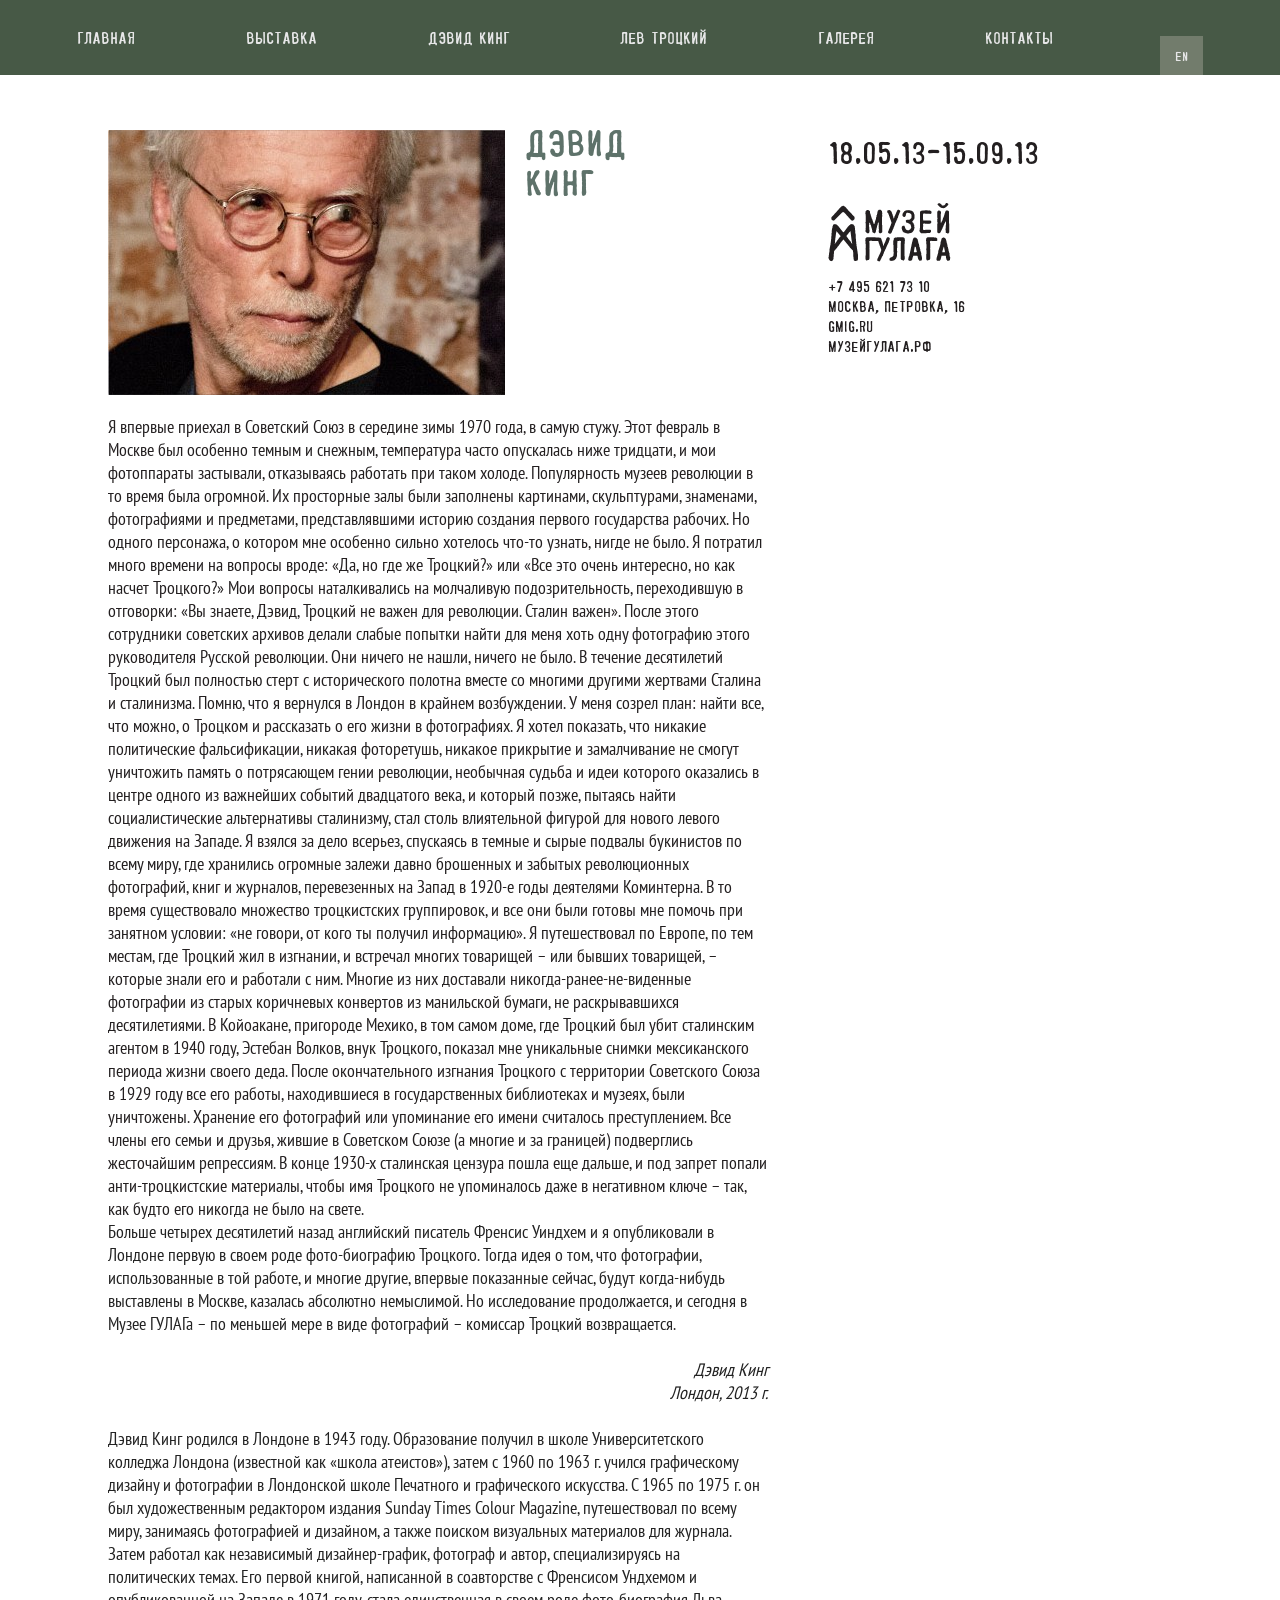
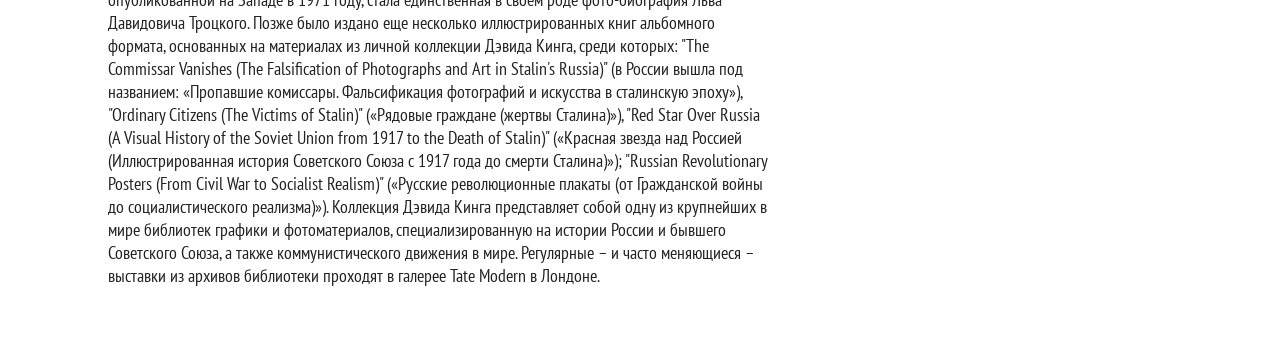
<file: david-king.html>
<!DOCTYPE HTML>
<html>
	<head>
		<meta http-equiv="Content-Type" content="text/html; charset=UTF-8" >		<!--[if IE]><script src="/static/js/excanvas.compiled.js"></script><![endif]-->
		<title>Дэвид Кинг</title>        
                <!-- CSS -->
        <link href="static/css/main.css" type="text/css" rel="stylesheet">
        <!--[if lte IE 8]>
            <link href="/static/css/default/ie.css" rel="stylesheet" type="text/css">  
        <![endif]-->
        <link href="static/css/plugins/prettyPhoto.css" media="screen" rel="stylesheet" type="text/css" >  

        <!--JS-->
        <script type="text/javascript" src="static/js/jquery-1.7.2.min.js"></script>
        <script type="text/javascript" src="static/js/jquery-ui-1.9.2.custom.min.js"></script>
        <script type="text/javascript" src="static/js/jcarousellite_1.0.1.min.js"></script>
        <script type="text/javascript" src="static/js/jquery.easing.min.js"></script>
        <script type="text/javascript" src="static/js/jquery.mousewheel.js"></script>
		<script type="text/javascript" id="statsmosru" src="https://stats.mos.ru/counter.js" onLoad="statsMosRuCounter()" defer="defer" async="true"></script>

        
				<script type="text/javascript" src="static/js/plugins/jquery.prettyPhoto.js"></script>
		<script type="text/javascript" src="static/js/scripts.js"></script>


	</head>
	<body>
        <div id="header" class="personHeaderColor">
            <div class="inner">
                <ul class="topMenu parcel_webfont">
                    <li>
                        <a href="index.html">Главная</a>
                    <li>
                        <a href="vistavka.html">выставка</a>
                    <li>
                        <a href="david-king.html">Дэвид Кинг</a>
                    <li>
                        <a href="lev-trotskiy.html">Лев Троцкий</a>
                    <li>
                        <a href="gallery.html">Галерея</a>
                    <li>
                        <a href="contacts.html">Контакты</a>
                </ul>
                <a href="en/david-king.html" class="langugeSection parcel_webfont">en</a>            </div>
        </div>
        <div id="main">
            
<div id="wrapper" class="personWrapper">
	<div class="inner">
		<div class="innerInner">
			<div class="leftColumn PTSansRegular">
				<img src="static/images/king.jpg" />
				<a class="parTitle parcel_webfont">
					Дэвид Кинг				</a>
				
				<div class="simpleText">
					Я впервые приехал в Советский Союз в середине зимы 1970 года, в самую стужу. Этот февраль в Москве был особенно темным и снежным, температура часто опускалась ниже тридцати, и мои фотоппараты застывали, отказываясь работать при таком холоде. Популярность музеев революции в то время была огромной. Их просторные залы были заполнены картинами, скульптурами, знаменами, фотографиями и предметами, представлявшими историю создания первого государства рабочих. Но одного персонажа, о котором мне особенно сильно хотелось что-то узнать, нигде не было. Я потратил много времени на вопросы вроде: &laquo;Да, но где же Троцкий?&raquo; или &laquo;Все это очень интересно, но как насчет Троцкого?&raquo;

Мои вопросы наталкивались на молчаливую подозрительность, переходившую в отговорки: &laquo;Вы знаете, Дэвид, Троцкий не важен для революции. Сталин важен&raquo;. После этого сотрудники советских архивов делали слабые попытки найти для меня хоть одну фотографию этого руководителя Русской революции. Они ничего не нашли, ничего не было. В течение десятилетий Троцкий был полностью стерт с исторического полотна вместе со многими другими жертвами Сталина и сталинизма.

Помню, что я вернулся в Лондон в крайнем возбуждении. У меня созрел план: найти все, что можно, о Троцком и рассказать о его жизни в фотографиях. Я хотел показать, что никакие политические фальсификации, никакая фоторетушь, никакое прикрытие и замалчивание не смогут уничтожить память о потрясающем гении революции, необычная судьба и идеи которого оказались в центре одного из важнейших событий двадцатого века, и который позже, пытаясь найти социалистические альтернативы сталинизму, стал столь влиятельной фигурой для нового левого движения на Западе.

Я взялся за дело всерьез, спускаясь в темные и сырые подвалы букинистов по всему миру, где хранились огромные залежи давно брошенных и забытых революционных фотографий, книг и журналов, перевезенных на Запад в 1920-е годы деятелями Коминтерна.

В то время существовало множество троцкистских группировок, и все они были готовы мне помочь при занятном условии: &laquo;не говори, от кого ты получил информацию&raquo;. Я путешествовал по Европе, по тем местам, где Троцкий жил в изгнании, и встречал многих товарищей &ndash; или бывших товарищей, &ndash; которые знали его и работали с ним. Многие из них доставали никогда-ранее-не-виденные фотографии из старых коричневых конвертов из манильской бумаги, не раскрывавшихся десятилетиями. В Койоакане, пригороде Мехико, в том самом доме, где Троцкий был убит сталинским агентом в 1940 году, Эстебан Волков, внук Троцкого, показал мне уникальные снимки мексиканского периода жизни своего деда. 

После окончательного изгнания Троцкого с территории Советского Союза в 1929 году все его работы, находившиеся в государственных библиотеках и музеях, были уничтожены. Хранение его фотографий или упоминание его имени считалось преступлением. Все члены его семьи и друзья, жившие в Советском Союзе (а многие и за границей) подверглись жесточайшим репрессиям. 

В конце 1930-х сталинская цензура пошла еще дальше, и под запрет попали анти-троцкистские материалы, чтобы имя Троцкого не упоминалось даже в негативном ключе &ndash; так, как будто его никогда не было на свете. </p>

	<font color="#222222">Больше четырех десятилетий назад английский писатель Френсис Уиндхем и я опубликовали в Лондоне первую в своем роде фото-биографию Троцкого. Тогда идея о том, что фотографии, использованные в той работе, и многие другие, впервые показанные сейчас, будут когда-нибудь выставлены в Москве, казалась абсолютно немыслимой. Но исследование продолжается, и сегодня в Музее ГУЛАГа &ndash; по меньшей мере в виде фотографий &ndash; комиссар Троцкий возвращается.</p>

	&nbsp;</p>
<p align="RIGHT" >
	<font color="#222222"><i>Дэвид Кинг</i></p>
<p align="RIGHT" >
	<font color="#222222"><i>Лондон, 2013 г.</i></p>

	&nbsp;</p>
<p class="western" style="margin-bottom: 0cm">
	Дэвид Кинг родился в Лондоне в 1943 году. Образование получил в школе Университетского колледжа Лондона (известной как &laquo;школа атеистов&raquo;), затем с 1960 по 1963 г. учился графическому дизайну и фотографии в Лондонской школе Печатного и графического искусства. С 1965 по 1975 г. он был художественным редактором издания Sunday Times Colour Magazine, путешествовал по всему миру, занимаясь фотографией и дизайном, а также поиском визуальных материалов для журнала. Затем работал как независимый дизайнер-график, фотограф и автор, специализируясь на политических темах. Его первой книгой, написанной в соавторстве с Френсисом Ундхемом и опубликованной на Западе в 1971 году, стала единственная в своем роде фото-биография Льва Давидовича Троцкого. Позже было издано еще несколько иллюстрированных книг альбомного формата, основанных на материалах из личной коллекции Дэвида Кинга, среди которых: &quot;The Commissar Vanishes (The Falsification of Photographs and Art in Stalin&#39;s Russia)&quot; (в России вышла под названием: &laquo;Пропавшие комиссары. Фальсификация фотографий и искусства в сталинскую эпоху&raquo;), &quot;Ordinary Citizens (The Victims of Stalin)&quot; (&laquo;Рядовые граждане (жертвы Сталина)&raquo;), &quot;Red Star Over Russia (A Visual History of the Soviet Union from 1917 to the Death of Stalin)&quot; (&laquo;Красная звезда над Россией (Иллюстрированная история Советского Союза с 1917 года до смерти Сталина)&raquo;); &quot;Russian Revolutionary Posters (From Civil War to Socialist Realism)&quot; (&laquo;Русские революционные плакаты (от Гражданской войны до социалистического реализма)&raquo;). Коллекция Дэвида Кинга представляет собой одну из крупнейших в мире библиотек графики и фотоматериалов, специализированную на истории России и бывшего Советского Союза, а также коммунистического движения в мире. Регулярные &ndash; и часто меняющиеся &ndash; выставки из архивов библиотеки проходят в галерее Tate Modern в Лондоне.</p>
				</div>
			</div>
			<div class="rightColumn">
				<div class="rightStamp parcel_webfont">
					<div class="datePeriod">18.05.13-15.09.13</div>
					<img src="static/images/gulag-museum.png"><br>
					<div class="shortInfo">
						+7 495 621 73 10<br>Москва, Петровка, 16<br>gmig.ru<br>музейгулага.рф					</div>
				</div>
			</div>
		</div>
	</div>
</div>
        </div>
        	</body>	
</html>
</file>
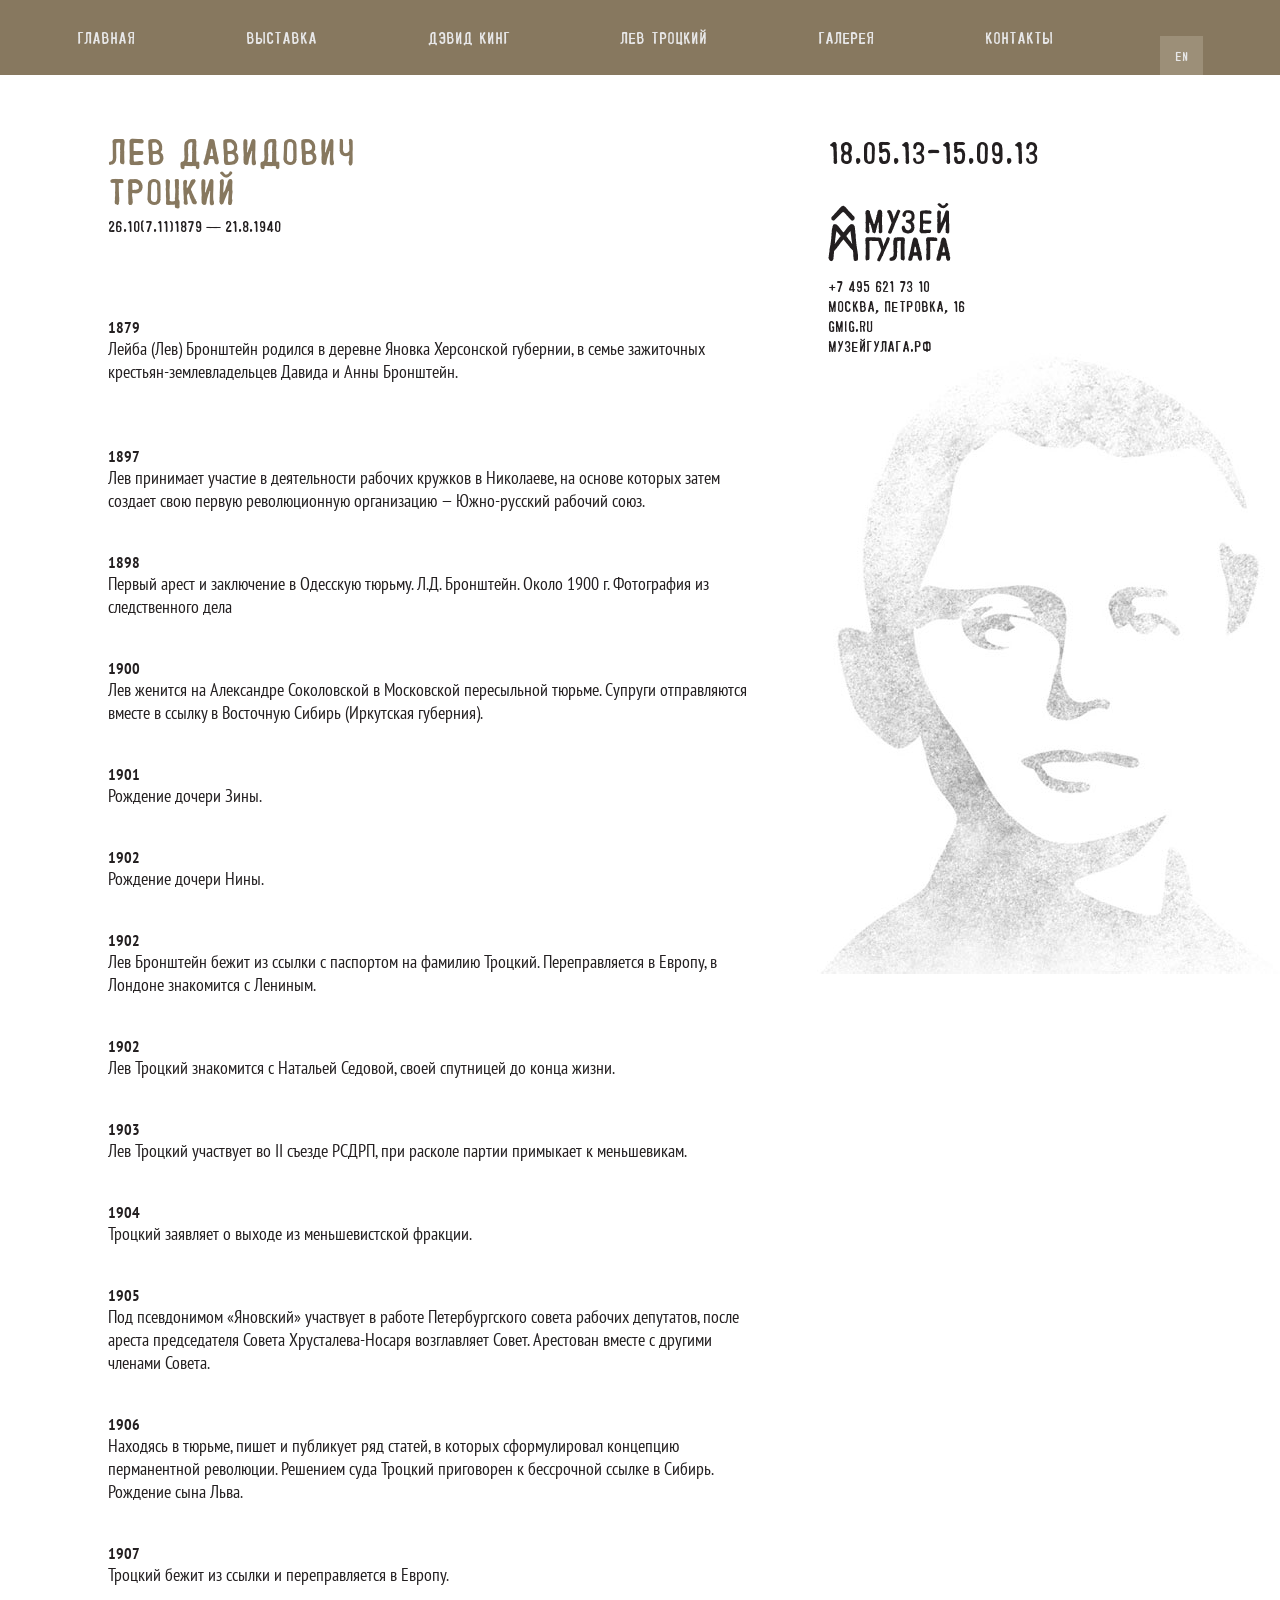
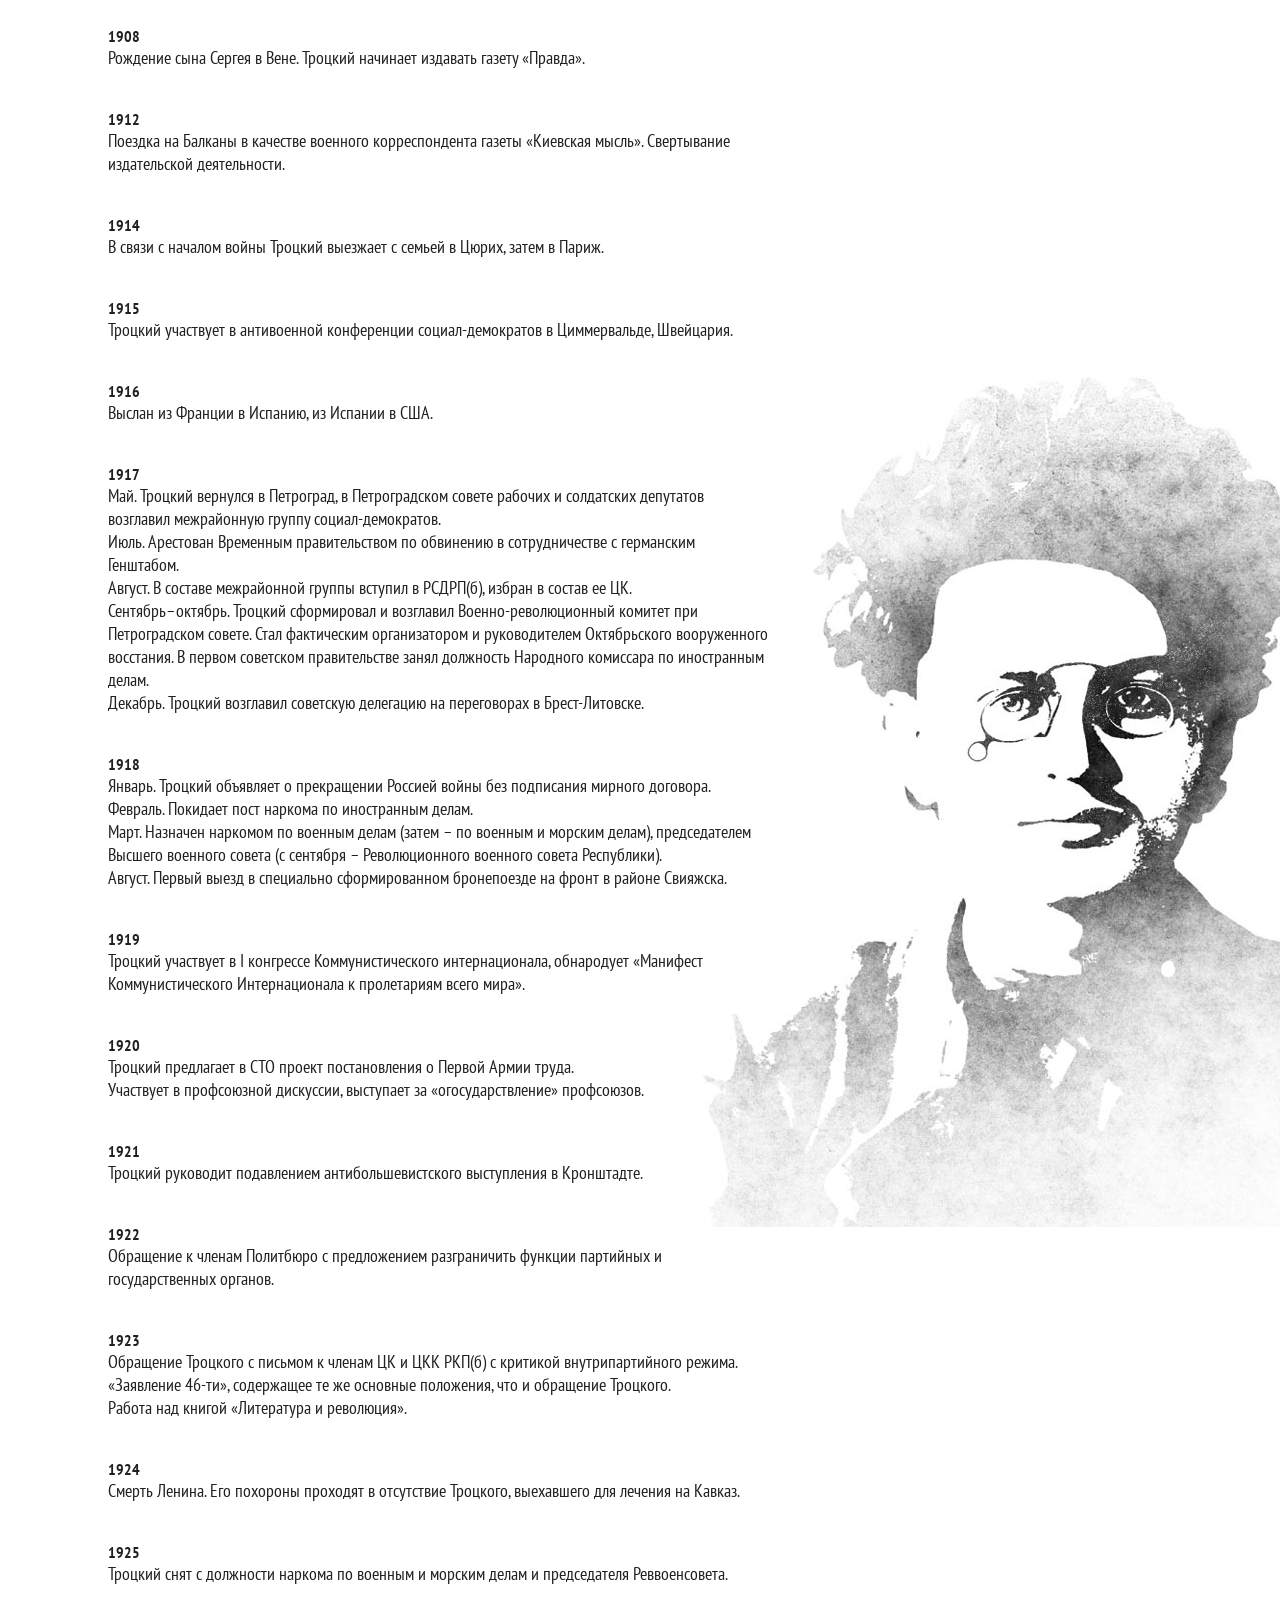
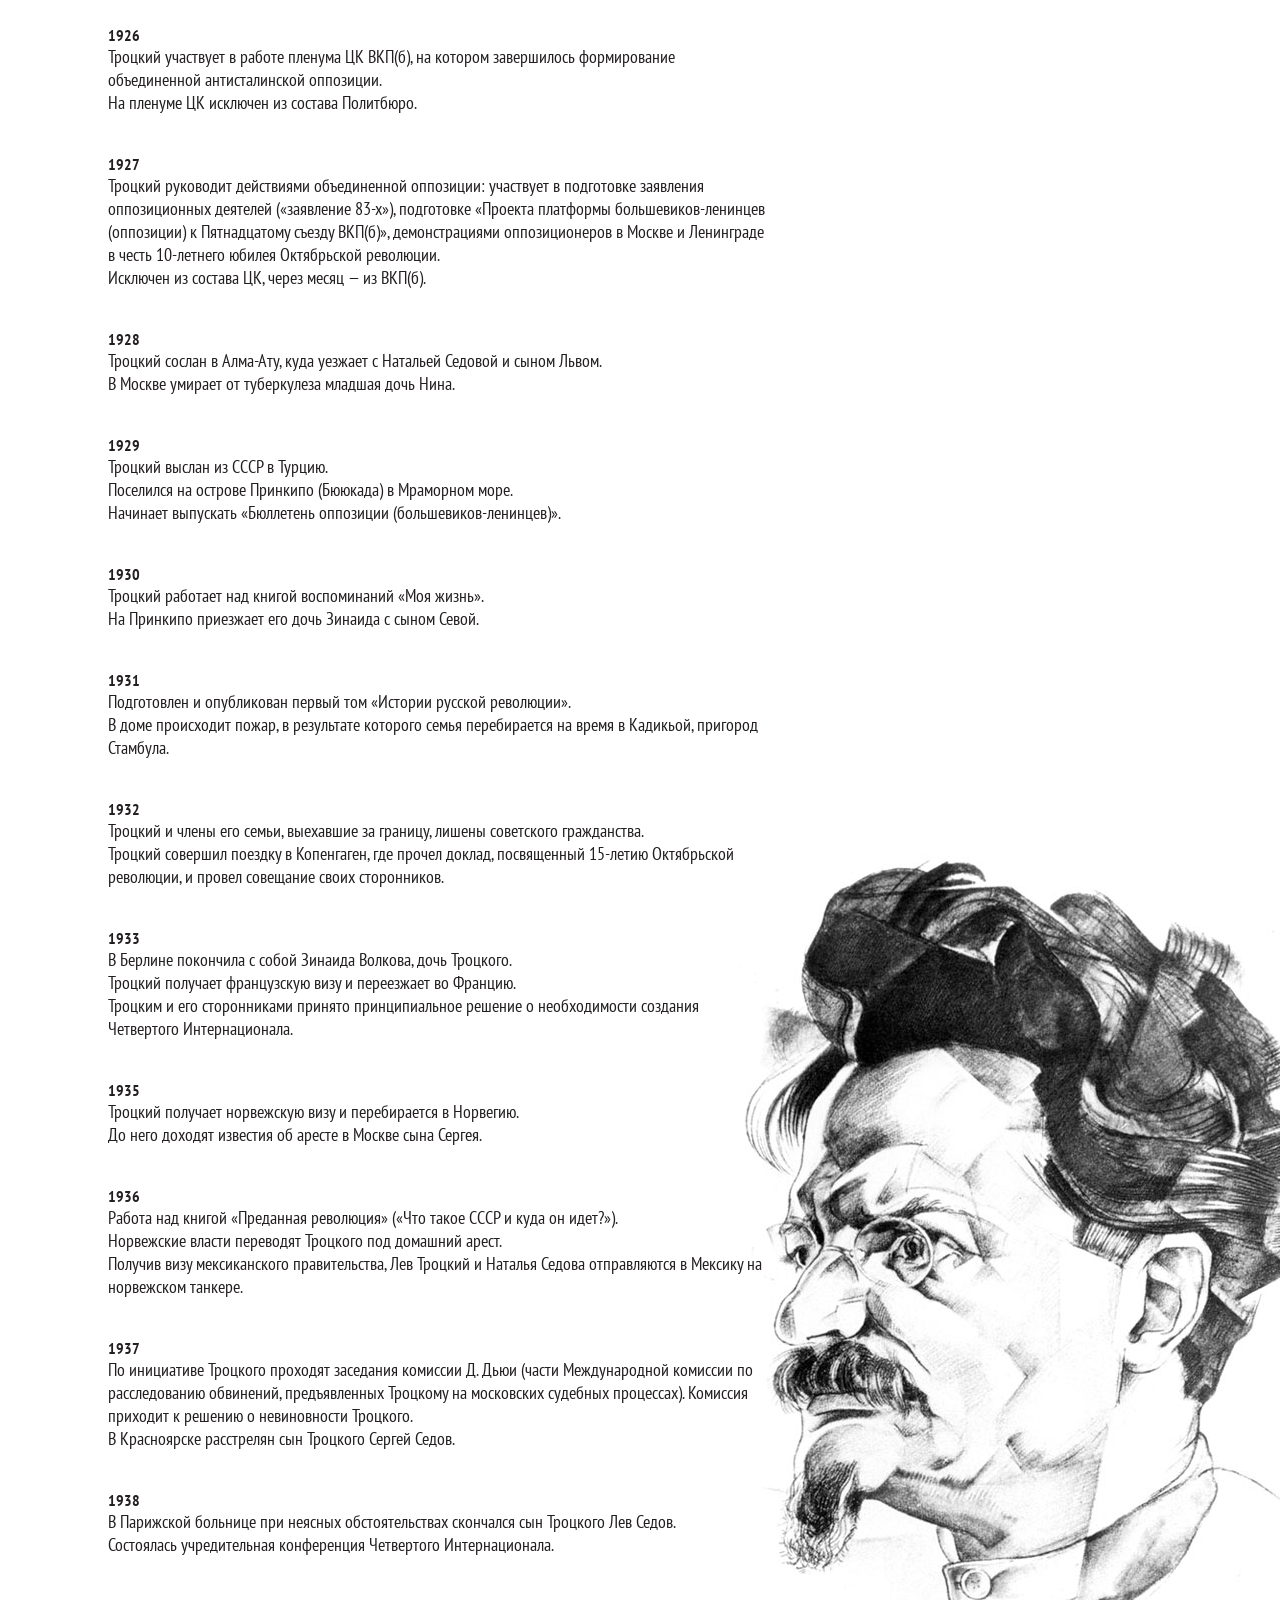
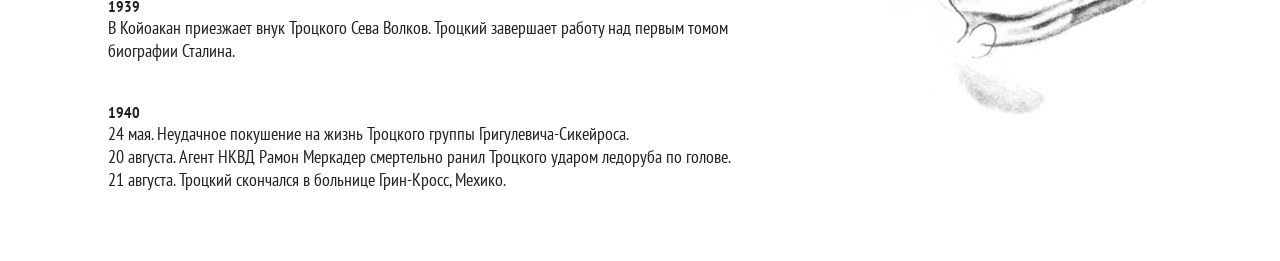
<file: lev-trotskiy.html>
<!DOCTYPE HTML>
<html>
	<head>
		<meta http-equiv="Content-Type" content="text/html; charset=UTF-8" >		<!--[if IE]><script src="/static/js/excanvas.compiled.js"></script><![endif]-->
		<title>ЛЕВ ДАВИДОВИЧ ТРОЦКИЙ</title>        
                <!-- CSS -->
        <link href="static/css/main.css" type="text/css" rel="stylesheet">
        <!--[if lte IE 8]>
            <link href="/static/css/default/ie.css" rel="stylesheet" type="text/css">  
        <![endif]-->
        <link href="static/css/plugins/prettyPhoto.css" media="screen" rel="stylesheet" type="text/css" >  

        <!--JS-->
        <script type="text/javascript" src="static/js/jquery-1.7.2.min.js"></script>
        <script type="text/javascript" src="static/js/jquery-ui-1.9.2.custom.min.js"></script>
        <script type="text/javascript" src="static/js/jcarousellite_1.0.1.min.js"></script>
        <script type="text/javascript" src="static/js/jquery.easing.min.js"></script>
        <script type="text/javascript" src="static/js/jquery.mousewheel.js"></script>
		<script type="text/javascript" id="statsmosru" src="https://stats.mos.ru/counter.js" onLoad="statsMosRuCounter()" defer="defer" async="true"></script>

        
				<script type="text/javascript" src="static/js/plugins/jquery.prettyPhoto.js"></script>
		<script type="text/javascript" src="static/js/scripts.js"></script>


	</head>
	<body>
        <div id="header" class="trotskiyHeaderColor">
            <div class="inner">
                <ul class="topMenu parcel_webfont">
                    <li>
                        <a href="index.html">Главная</a>
                    <li>
                        <a href="vistavka.html">выставка</a>
                    <li>
                        <a href="david-king.html">Дэвид Кинг</a>
                    <li>
                        <a href="lev-trotskiy.html">Лев Троцкий</a>
                    <li>
                        <a href="gallery.html">Галерея</a>
                    <li>
                        <a href="contacts.html">Контакты</a>
                </ul>
                <a href="en/lev-trotskiy.html" class="langugeSection parcel_webfont">en</a>            </div>
        </div>
        <div id="main">
            <div id="wrapper" class="trotskiyWrapper">
	<div class="inner">
		<img src="static/images/trotskiy-bg2.jpg" class="trotskiyBg2">
		<img src="static/images/trotskiy-bg3.jpg" class="trotskiyBg3">
		<div class="innerInner">
			<div class="leftColumn PTSansRegular">
				<a class="parTitle parcel_webfont">
					ЛЕВ ДАВИДОВИЧ<br>ТРОЦКИЙ				</a>
				<div class="lifePeriod parcel_webfont">26.10(7.11)1879 — 21.8.1940</div>
									<div class="lifeDate PTSansBold">1879</div>
					<div class="simpleText"><p>
	Лейба (Лев) Бронштейн родился в деревне Яновка Херсонской губернии, в семье зажиточных крестьян-землевладельцев Давида и Анны Бронштейн.<br />
	&nbsp;</p>
</div>
									<div class="lifeDate PTSansBold">1897</div>
					<div class="simpleText">Лев принимает участие в деятельности рабочих кружков в Николаеве, на основе которых затем  создает свою первую революционную организацию — Южно-русский рабочий союз.</div>
									<div class="lifeDate PTSansBold">1898</div>
					<div class="simpleText">Первый арест и заключение в Одесскую тюрьму.
Л.Д. Бронштейн. Около 1900 г. Фотография из следственного дела</div>
									<div class="lifeDate PTSansBold">1900</div>
					<div class="simpleText">Лев женится на Александре Соколовской в Московской пересыльной тюрьме. 
Супруги отправляются вместе в ссылку в Восточную Сибирь (Иркутская губерния).</div>
									<div class="lifeDate PTSansBold">1901</div>
					<div class="simpleText">Рождение дочери Зины.</div>
									<div class="lifeDate PTSansBold">1902</div>
					<div class="simpleText">Рождение дочери Нины.</div>
									<div class="lifeDate PTSansBold">1902</div>
					<div class="simpleText">Лев Бронштейн бежит из ссылки с паспортом на фамилию Троцкий. 
Переправляется в Европу, в Лондоне знакомится с Лениным.</div>
									<div class="lifeDate PTSansBold">1902</div>
					<div class="simpleText"><p>
	Лев Троцкий знакомится с Натальей Седовой, своей спутницей до конца жизни.&nbsp;</p>
</div>
									<div class="lifeDate PTSansBold">1903</div>
					<div class="simpleText">Лев Троцкий участвует во II съезде РСДРП, при расколе партии примыкает к меньшевикам. </div>
									<div class="lifeDate PTSansBold">1904</div>
					<div class="simpleText">Троцкий заявляет о выходе из меньшевистской фракции.</div>
									<div class="lifeDate PTSansBold">1905</div>
					<div class="simpleText">Под псевдонимом «Яновский» участвует в работе Петербургского совета рабочих депутатов, после ареста председателя Совета Хрусталева-Носаря возглавляет Совет. Арестован вместе с другими членами Совета.</div>
									<div class="lifeDate PTSansBold">1906</div>
					<div class="simpleText"><p>
	Находясь в тюрьме, пишет и публикует ряд статей, в которых сформулировал концепцию перманентной революции. Решением суда Троцкий приговорен к бессрочной ссылке в Сибирь.<br />
	Рождение сына Льва.&nbsp;</p>
</div>
									<div class="lifeDate PTSansBold">1907</div>
					<div class="simpleText">Троцкий бежит из ссылки и переправляется в Европу.</div>
									<div class="lifeDate PTSansBold">1908</div>
					<div class="simpleText"><p>
	Рождение сына Сергея в Вене. Троцкий начинает издавать газету &laquo;Правда&raquo;.&nbsp;</p>
</div>
									<div class="lifeDate PTSansBold">1912</div>
					<div class="simpleText">Поездка на Балканы в качестве военного корреспондента газеты «Киевская мысль». Свертывание издательской деятельности.</div>
									<div class="lifeDate PTSansBold">1914</div>
					<div class="simpleText">В связи с началом войны Троцкий выезжает с семьей в Цюрих, затем в Париж.</div>
									<div class="lifeDate PTSansBold">1915</div>
					<div class="simpleText">Троцкий участвует в антивоенной конференции социал-демократов в Циммервальде, Швейцария.</div>
									<div class="lifeDate PTSansBold">1916</div>
					<div class="simpleText">Выслан из Франции в Испанию, из Испании в США.</div>
									<div class="lifeDate PTSansBold">1917</div>
					<div class="simpleText"><p>
	Май. Троцкий вернулся в Петроград, в Петроградском совете рабочих и солдатских депутатов возглавил межрайонную группу социал-демократов.<br />
	Июль. Арестован Временным правительством по обвинению в сотрудничестве с германским Генштабом.<br />
	Август. В составе межрайонной группы вступил в РСДРП(б), избран в состав ее ЦК.<br />
	Сентябрь&ndash;октябрь. Троцкий сформировал и возглавил Военно-революционный комитет при Петроградском совете. Стал фактическим организатором и руководителем Октябрьского вооруженного восстания. В первом советском правительстве занял должность Народного комиссара по иностранным делам.<br />
	Декабрь. Троцкий возглавил советскую делегацию на переговорах в Брест-Литовске.&nbsp;</p>
</div>
									<div class="lifeDate PTSansBold">1918</div>
					<div class="simpleText"><p>
	Январь. Троцкий объявляет о прекращении Россией войны без подписания мирного договора.<br />
	Февраль. Покидает пост наркома по иностранным делам.<br />
	Март. Назначен наркомом по военным делам (затем &ndash; по военным и морским делам), председателем Высшего военного совета (с сентября &ndash; Революционного военного совета Республики).<br />
	Август. Первый выезд в специально сформированном бронепоезде на фронт в районе Свияжска.&nbsp;</p>
</div>
									<div class="lifeDate PTSansBold">1919</div>
					<div class="simpleText">Троцкий участвует в I конгрессе Коммунистического интернационала, обнародует «Манифест Коммунистического Интернационала к пролетариям всего мира».</div>
									<div class="lifeDate PTSansBold">1920</div>
					<div class="simpleText"><p>
	Троцкий предлагает в СТО проект постановления о Первой Армии труда.</p>
<p>
	Участвует в профсоюзной дискуссии, выступает за &laquo;огосударствление&raquo; профсоюзов.</p>
</div>
									<div class="lifeDate PTSansBold">1921</div>
					<div class="simpleText">Троцкий руководит подавлением антибольшевистского выступления в Кронштадте.</div>
									<div class="lifeDate PTSansBold">1922</div>
					<div class="simpleText">Обращение к членам Политбюро с предложением разграничить функции партийных и государственных органов. </div>
									<div class="lifeDate PTSansBold">1923</div>
					<div class="simpleText"><p>
	Обращение Троцкого с письмом к членам ЦК и ЦКК РКП(б) с критикой внутрипартийного режима.</p>
<p>
	&laquo;Заявление 46-ти&raquo;, содержащее те же основные положения, что и обращение Троцкого.</p>
<p>
	Работа над книгой &laquo;Литература и революция&raquo;.</p>
</div>
									<div class="lifeDate PTSansBold">1924</div>
					<div class="simpleText">Смерть Ленина. Его похороны проходят в отсутствие Троцкого, выехавшего для лечения на Кавказ.</div>
									<div class="lifeDate PTSansBold">1925</div>
					<div class="simpleText">Троцкий снят с должности наркома по военным и морским делам и председателя Реввоенсовета.</div>
									<div class="lifeDate PTSansBold">1926</div>
					<div class="simpleText"><p>
	Троцкий участвует в работе пленума ЦК ВКП(б), на котором завершилось формирование объединенной антисталинской оппозиции.</p>
<p>
	На пленуме ЦК исключен из состава Политбюро.</p>
</div>
									<div class="lifeDate PTSansBold">1927</div>
					<div class="simpleText"><p>
	Троцкий руководит действиями объединенной оппозиции: участвует в подготовке заявления оппозиционных деятелей (&laquo;заявление 83-х&raquo;), подготовке &laquo;Проекта платформы большевиков-ленинцев (оппозиции) к Пятнадцатому съезду ВКП(б)&raquo;, демонстрациями оппозиционеров в Москве и Ленинграде в честь 10-летнего юбилея Октябрьской революции.</p>
<p>
	Исключен из состава ЦК, через месяц &mdash; из ВКП(б).</p>
</div>
									<div class="lifeDate PTSansBold">1928</div>
					<div class="simpleText"><p>
	Троцкий сослан в Алма-Ату, куда уезжает с Натальей Седовой и сыном Львом.</p>
<p>
	В Москве умирает от туберкулеза младшая дочь Нина.</p>
</div>
									<div class="lifeDate PTSansBold">1929</div>
					<div class="simpleText"><p>
	Троцкий выслан из СССР в Турцию.</p>
<p>
	Поселился на острове Принкипо (Бююкада) в Мраморном море.</p>
<p>
	Начинает выпускать &laquo;Бюллетень оппозиции (большевиков-ленинцев)&raquo;.</p>
</div>
									<div class="lifeDate PTSansBold">1930</div>
					<div class="simpleText"><p>
	Троцкий работает над книгой воспоминаний &laquo;Моя жизнь&raquo;.</p>
<p>
	На Принкипо приезжает его дочь Зинаида с сыном Севой.</p>
</div>
									<div class="lifeDate PTSansBold">1931</div>
					<div class="simpleText"><p>
	Подготовлен и опубликован первый том &laquo;Истории русской революции&raquo;.</p>
<p>
	В доме происходит пожар, в результате которого семья перебирается на время в Кадикьой, пригород Стамбула.</p>
</div>
									<div class="lifeDate PTSansBold">1932</div>
					<div class="simpleText"><p>
	Троцкий и члены его семьи, выехавшие за границу, лишены советского гражданства.</p>
<p>
	Троцкий совершил поездку в Копенгаген, где прочел доклад, посвященный 15-летию Октябрьской революции, и провел совещание своих сторонников.</p>
</div>
									<div class="lifeDate PTSansBold">1933</div>
					<div class="simpleText"><p>
	В Берлине покончила с собой Зинаида Волкова, дочь Троцкого.</p>
<p>
	Троцкий получает французскую визу и переезжает во Францию.</p>
<p>
	Троцким и его сторонниками принято принципиальное решение о необходимости создания Четвертого Интернационала.</p>
</div>
									<div class="lifeDate PTSansBold">1935</div>
					<div class="simpleText"><p>
	Троцкий получает норвежскую визу и перебирается в Норвегию.</p>
<p>
	До него доходят известия об аресте в Москве сына Сергея.</p>
</div>
									<div class="lifeDate PTSansBold">1936</div>
					<div class="simpleText"><p>
	Работа над книгой &laquo;Преданная революция&raquo; (&laquo;Что такое СССР и куда он идет?&raquo;).</p>
<p>
	Норвежские власти переводят Троцкого под домашний арест.</p>
<p>
	Получив визу мексиканского правительства, Лев Троцкий и Наталья Седова отправляются в Мексику на норвежском танкере.</p>
</div>
									<div class="lifeDate PTSansBold">1937</div>
					<div class="simpleText"><p>
	По инициативе Троцкого проходят заседания комиссии Д. Дьюи (части Международной комиссии по расследованию обвинений, предъявленных Троцкому на московских судебных процессах). Комиссия приходит к решению о невиновности Троцкого.</p>
<p>
	В Красноярске расстрелян сын Троцкого Сергей Седов.</p>
</div>
									<div class="lifeDate PTSansBold">1938</div>
					<div class="simpleText"><p>
	В Парижской больнице при неясных обстоятельствах скончался сын Троцкого Лев Седов.</p>
<p>
	Состоялась учредительная конференция Четвертого Интернационала.</p>
</div>
									<div class="lifeDate PTSansBold">1939</div>
					<div class="simpleText"><p>
	В Койоакан приезжает внук Троцкого Сева Волков. Троцкий завершает работу над первым томом биографии Сталина.</p>
</div>
									<div class="lifeDate PTSansBold">1940</div>
					<div class="simpleText"><p>
	24 мая. Неудачное покушение на жизнь Троцкого группы Григулевича-Сикейроса.</p>
<p>
	20 августа. Агент НКВД Рамон Меркадер смертельно ранил Троцкого ударом ледоруба по голове.</p>
<p>
	21 августа. Троцкий скончался в больнице Грин-Кросс, Мехико.</p>
</div>
							</div>
			<div class="rightColumn">
				<div class="rightStamp parcel_webfont">
					<div class="datePeriod">18.05.13-15.09.13</div>
					<img src="static/images/gulag-museum.png"><br>
					<div class="shortInfo">
						+7 495 621 73 10<br>Москва, Петровка, 16<br>gmig.ru<br>музейгулага.рф					</div>
				</div>
			</div>
		</div>
	</div>
</div>
        </div>
        	</body>	
</html>
</file>
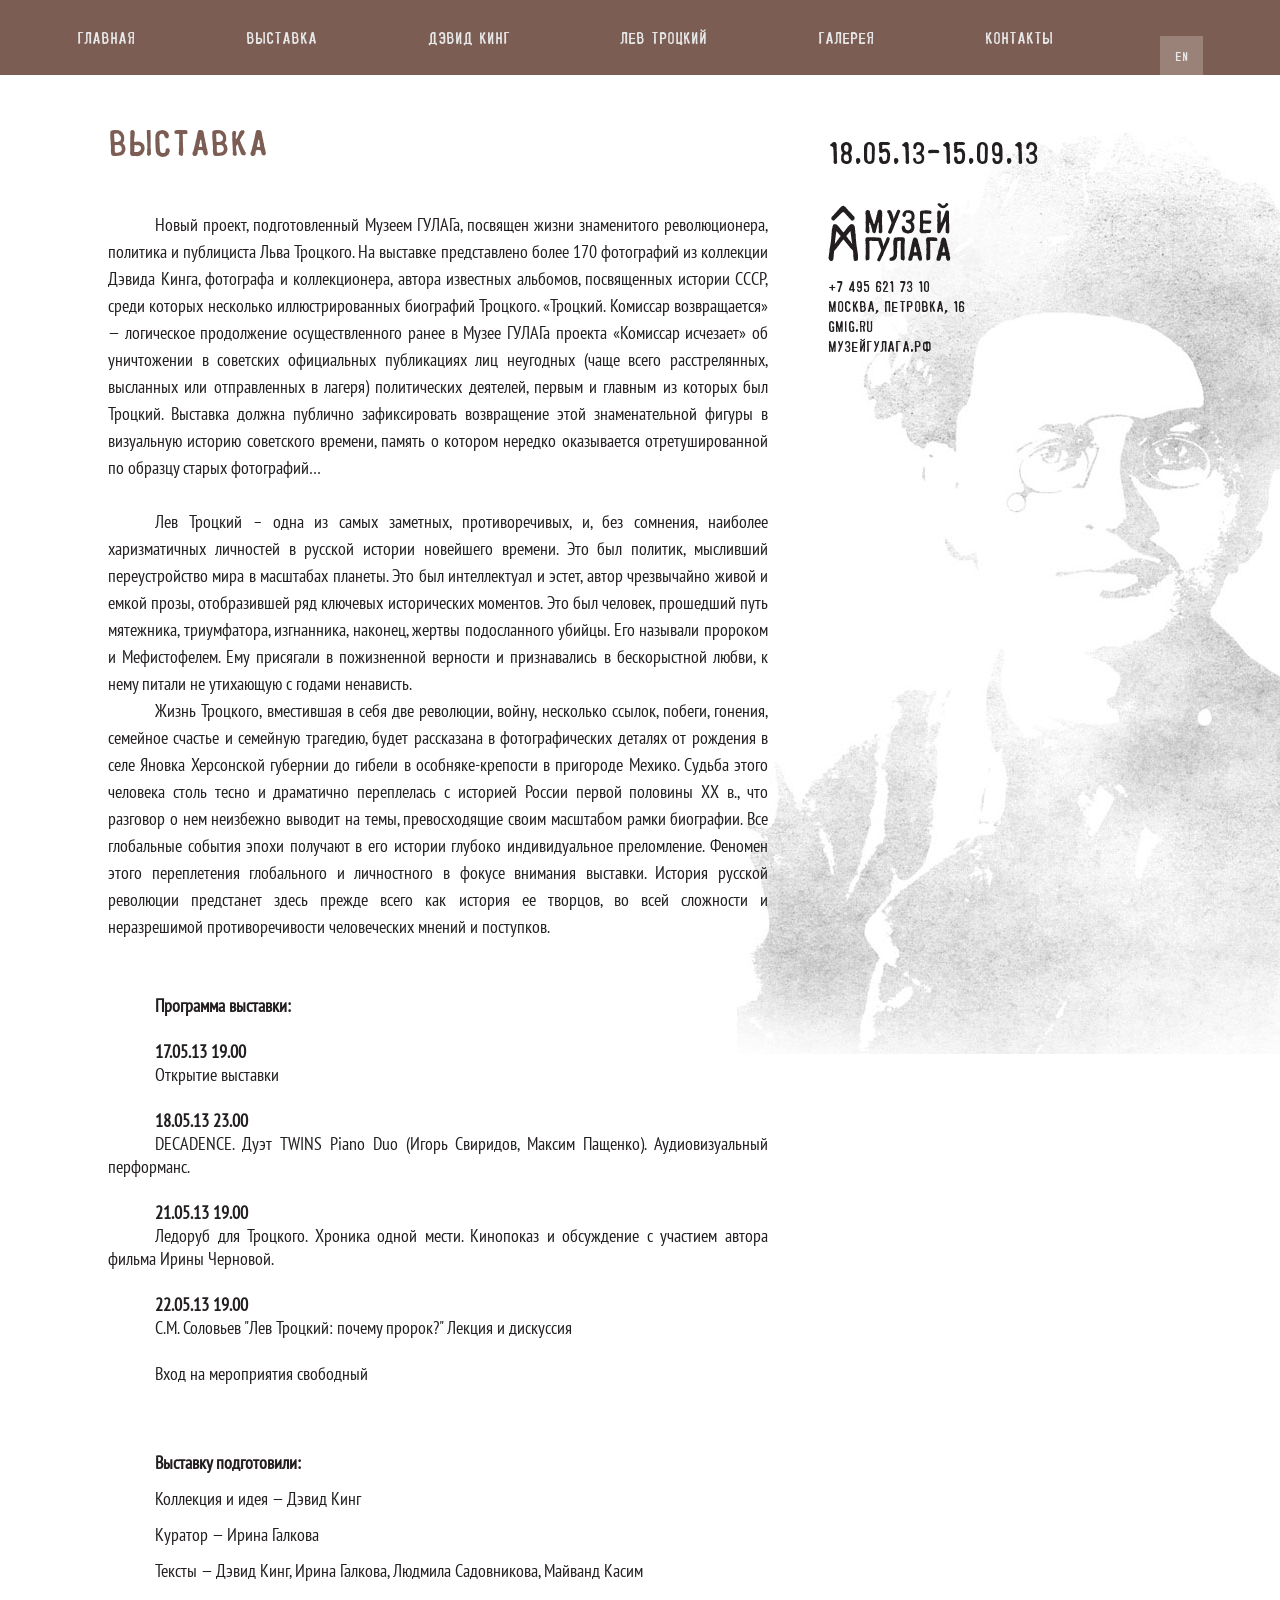
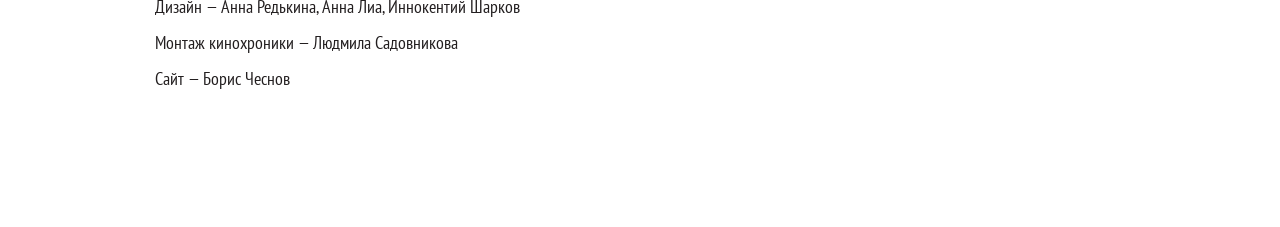
<file: vistavka.html>
<!DOCTYPE HTML>
<html>
	<head>
		<meta http-equiv="Content-Type" content="text/html; charset=UTF-8" >		<!--[if IE]><script src="/static/js/excanvas.compiled.js"></script><![endif]-->
		<title>выставка</title>        
                <!-- CSS -->
        <link href="static/css/main.css" type="text/css" rel="stylesheet">
        <!--[if lte IE 8]>
            <link href="/static/css/default/ie.css" rel="stylesheet" type="text/css">  
        <![endif]-->
        <link href="static/css/plugins/prettyPhoto.css" media="screen" rel="stylesheet" type="text/css" >  

        <!--JS-->
        <script type="text/javascript" src="static/js/jquery-1.7.2.min.js"></script>
        <script type="text/javascript" src="static/js/jquery-ui-1.9.2.custom.min.js"></script>
        <script type="text/javascript" src="static/js/jcarousellite_1.0.1.min.js"></script>
        <script type="text/javascript" src="static/js/jquery.easing.min.js"></script>
        <script type="text/javascript" src="static/js/jquery.mousewheel.js"></script>
		<script type="text/javascript" id="statsmosru" src="https://stats.mos.ru/counter.js" onLoad="statsMosRuCounter()" defer="defer" async="true"></script>

        
				<script type="text/javascript" src="static/js/plugins/jquery.prettyPhoto.js"></script>
		<script type="text/javascript" src="static/js/scripts.js"></script>


	</head>
	<body>
        <div id="header" class="kingHeaderColor">
            <div class="inner">
                <ul class="topMenu parcel_webfont">
                    <li>
                        <a href="index.html">Главная</a>
                    <li>
                        <a href="vistavka.html">выставка</a>
                    <li>
                        <a href="david-king.html">Дэвид Кинг</a>
                    <li>
                        <a href="lev-trotskiy.html">Лев Троцкий</a>
                    <li>
                        <a href="gallery.html">Галерея</a>
                    <li>
                        <a href="contacts.html">Контакты</a>
                </ul>
                <a href="en/vistavka.html" class="langugeSection parcel_webfont">en</a>            </div>
        </div>
        <div id="main">
            
<div id="wrapper" class="kingWrapper">
	<div class="inner">
		<div class="innerInner">
			<div class="leftColumn PTSansRegular">
				<a class="parTitle parcel_webfont">
					выставка				</a>
				<div class="simpleText">
					<p align="JUSTIFY" class="western" style="text-indent: 1.25cm; margin-bottom: 0cm; line-height: 150%">
	Новый проект, подготовленный Музеем ГУЛАГа, посвящен жизни знаменитого революционера, политика и публициста Льва Троцкого. На выставке представлено более 170 фотографий из коллекции Дэвида Кинга, фотографа и коллекционера, автора известных альбомов, посвященных истории СССР, среди которых несколько иллюстрированных биографий Троцкого. &laquo;Троцкий. Комиссар возвращается&raquo; &mdash; логическое продолжение осуществленного ранее в Музее ГУЛАГа проекта &laquo;Комиссар исчезает&raquo; об уничтожении в советских официальных публикациях лиц неугодных (чаще всего расстрелянных, высланных или отправленных в лагеря) политических деятелей, первым и главным из которых был Троцкий. Выставка должна публично зафиксировать возвращение этой знаменательной фигуры в визуальную историю советского времени, память о котором нередко оказывается отретушированной по образцу старых фотографий&hellip;</p>
<p align="JUSTIFY" class="western" style="text-indent: 1.25cm; margin-bottom: 0cm; line-height: 150%">
	&nbsp;</p>
<p align="JUSTIFY" class="western" style="text-indent: 1.25cm; margin-bottom: 0cm; line-height: 150%">
	Лев Троцкий &ndash; одна из самых заметных, противоречивых, и, без сомнения, наиболее харизматичных личностей в русской истории новейшего времени. Это был политик, мысливший переустройство мира в масштабах планеты. Это был интеллектуал и эстет, автор чрезвычайно живой и емкой прозы, отобразившей ряд ключевых исторических моментов. Это был человек, прошедший путь мятежника, триумфатора, изгнанника, наконец, жертвы подосланного убийцы. Его называли пророком и Мефистофелем. Ему присягали в пожизненной верности и признавались в бескорыстной любви, к нему питали не утихающую с годами ненависть.</p>
<p align="JUSTIFY" class="western" style="text-indent: 1.25cm; margin-bottom: 0cm; line-height: 150%">
	Жизнь Троцкого, вместившая в себя две революции, войну, несколько ссылок, побеги, гонения, семейное счастье и семейную трагедию, будет рассказана в фотографических деталях от рождения в селе Яновка Херсонской губернии до гибели в особняке-крепости в пригороде Мехико. Судьба этого человека столь тесно и драматично переплелась с историей России первой половины <span lang="en-US">XX</span> в., что разговор о нем неизбежно выводит на темы, превосходящие своим масштабом рамки биографии. Все глобальные события эпохи получают в его истории глубоко индивидуальное преломление. Феномен этого переплетения глобального и личностного в фокусе внимания выставки. История русской революции предстанет здесь прежде всего как история ее творцов, во всей сложности и неразрешимой противоречивости человеческих мнений и поступков.</p>
<p align="LEFT" class="western" style="text-indent: 1.25cm; margin-bottom: 0cm; line-height: 150%;">
	&nbsp;</p>
<p align="LEFT" class="western" style="text-indent: 1.25cm; margin-bottom: 0cm; line-height: 150%;">
	&nbsp;</p>
<p align="JUSTIFY" class="western" style="text-indent: 1.25cm; margin-bottom: 0cm;">
	<strong>Программа выставки:</strong></p>
<p align="JUSTIFY" class="western" style="text-indent: 1.25cm; margin-bottom: 0cm;">
	&nbsp;</p>
<p align="JUSTIFY" class="western" style="text-indent: 1.25cm; margin-bottom: 0cm;">
	<strong>17.05.13 19.00</strong></p>
<p align="JUSTIFY" class="western" style="text-indent: 1.25cm; margin-bottom: 0cm;">
	Открытие выставки</p>
<p align="JUSTIFY" class="western" style="text-indent: 1.25cm; margin-bottom: 0cm;">
	&nbsp;</p>
<p align="JUSTIFY" class="western" style="text-indent: 1.25cm; margin-bottom: 0cm;">
	<strong>18.05.13 23.00</strong></p>
<p align="JUSTIFY" class="western" style="text-indent: 1.25cm; margin-bottom: 0cm;">
	DECADENCE. Дуэт TWINS Piano Duo (Игорь Свиридов, Максим Пащенко). Аудиовизуальный перформанс.</p>
<p align="JUSTIFY" class="western" style="text-indent: 1.25cm; margin-bottom: 0cm;">
	&nbsp;</p>
<p align="JUSTIFY" class="western" style="text-indent: 1.25cm; margin-bottom: 0cm;">
	<strong>21.05.13 19.00</strong></p>
<p align="JUSTIFY" class="western" style="text-indent: 1.25cm; margin-bottom: 0cm;">
	Ледоруб для Троцкого. Хроника одной мести. Кинопоказ и обсуждение с участием автора фильма Ирины Черновой.</p>
<p align="JUSTIFY" class="western" style="text-indent: 1.25cm; margin-bottom: 0cm;">
	&nbsp;</p>
<p align="JUSTIFY" class="western" style="text-indent: 1.25cm; margin-bottom: 0cm;">
	<strong>22.05.13 19.00</strong></p>
<p align="JUSTIFY" class="western" style="text-indent: 1.25cm; margin-bottom: 0cm;">
	С.М. Соловьев &quot;Лев Троцкий: почему пророк?&quot; Лекция и дискуссия</p>
<p align="JUSTIFY" class="western" style="text-indent: 1.25cm; margin-bottom: 0cm;">
	&nbsp;</p>
<p align="JUSTIFY" class="western" style="text-indent: 1.25cm; margin-bottom: 0cm;">
	Вход на мероприятия свободный</p>
<p align="JUSTIFY" class="western" style="text-indent: 1.25cm; margin-bottom: 0cm;">
	&nbsp;</p>
<p align="JUSTIFY" class="western" style="text-indent: 1.25cm; margin-bottom: 0cm;">
	&nbsp;</p>
<br />
<div>
	<p align="JUSTIFY" class="western" style="text-indent: 1.25cm; margin-bottom: 0cm; line-height: 18px;">
		<b>Выставку подготовили:</b></p>
	<p align="JUSTIFY" class="western" style="text-indent: 1.25cm; margin-bottom: 0cm; line-height: 18px;">
		&nbsp;</p>
	<p align="JUSTIFY" class="western" style="text-indent: 1.25cm; margin-bottom: 0cm; line-height: 18px;">
		Коллекция и идея &mdash; Дэвид Кинг</p>
	<p align="JUSTIFY" class="western" style="text-indent: 1.25cm; margin-bottom: 0cm; line-height: 18px;">
		&nbsp;</p>
	<p align="JUSTIFY" class="western" style="text-indent: 1.25cm; margin-bottom: 0cm; line-height: 18px;">
		Куратор &mdash; Ирина Галкова</p>
	<p align="JUSTIFY" class="western" style="text-indent: 1.25cm; margin-bottom: 0cm; line-height: 18px;">
		&nbsp;</p>
	<p align="JUSTIFY" class="western" style="text-indent: 1.25cm; margin-bottom: 0cm; line-height: 18px;">
		Тексты &mdash; Дэвид Кинг, Ирина Галкова, Людмила Садовникова, Майванд Касим</p>
	<p align="JUSTIFY" class="western" style="text-indent: 1.25cm; margin-bottom: 0cm; line-height: 18px;">
		&nbsp;</p>
	<p align="JUSTIFY" class="western" style="text-indent: 1.25cm; margin-bottom: 0cm; line-height: 18px;">
		Дизайн &mdash; Анна Редькина, Анна Лиа, Иннокентий Шарков</p>
	<p align="JUSTIFY" class="western" style="text-indent: 1.25cm; margin-bottom: 0cm; line-height: 18px;">
		&nbsp;</p>
	<p align="JUSTIFY" class="western" style="text-indent: 1.25cm; margin-bottom: 0cm; line-height: 18px;">
		<span style="text-indent: 1.25cm;">Монтаж кинохроники &mdash; Людмила Садовникова</span></p>
	<p align="JUSTIFY" class="western" style="text-indent: 1.25cm; margin-bottom: 0cm; line-height: 18px;">
		&nbsp;</p>
	<p align="JUSTIFY" class="western" style="text-indent: 1.25cm; margin-bottom: 0cm; line-height: 18px;">
		Сайт &mdash; Борис Чеснов</p>
</div>
<div>
	&nbsp;</div>
<div>
	&nbsp;</div>
<div>
	&nbsp;</div>
				</div>
			</div>
			<div class="rightColumn">
				<div class="rightStamp parcel_webfont">
					<div class="datePeriod">18.05.13-15.09.13</div>
					<img src="static/images/gulag-museum.png"><br>
					<div class="shortInfo">
						+7 495 621 73 10<br>Москва, Петровка, 16<br>gmig.ru<br>музейгулага.рф					</div>
				</div>
			</div>
		</div>
	</div>
</div>
        </div>
        	</body>	
</html>
</file>
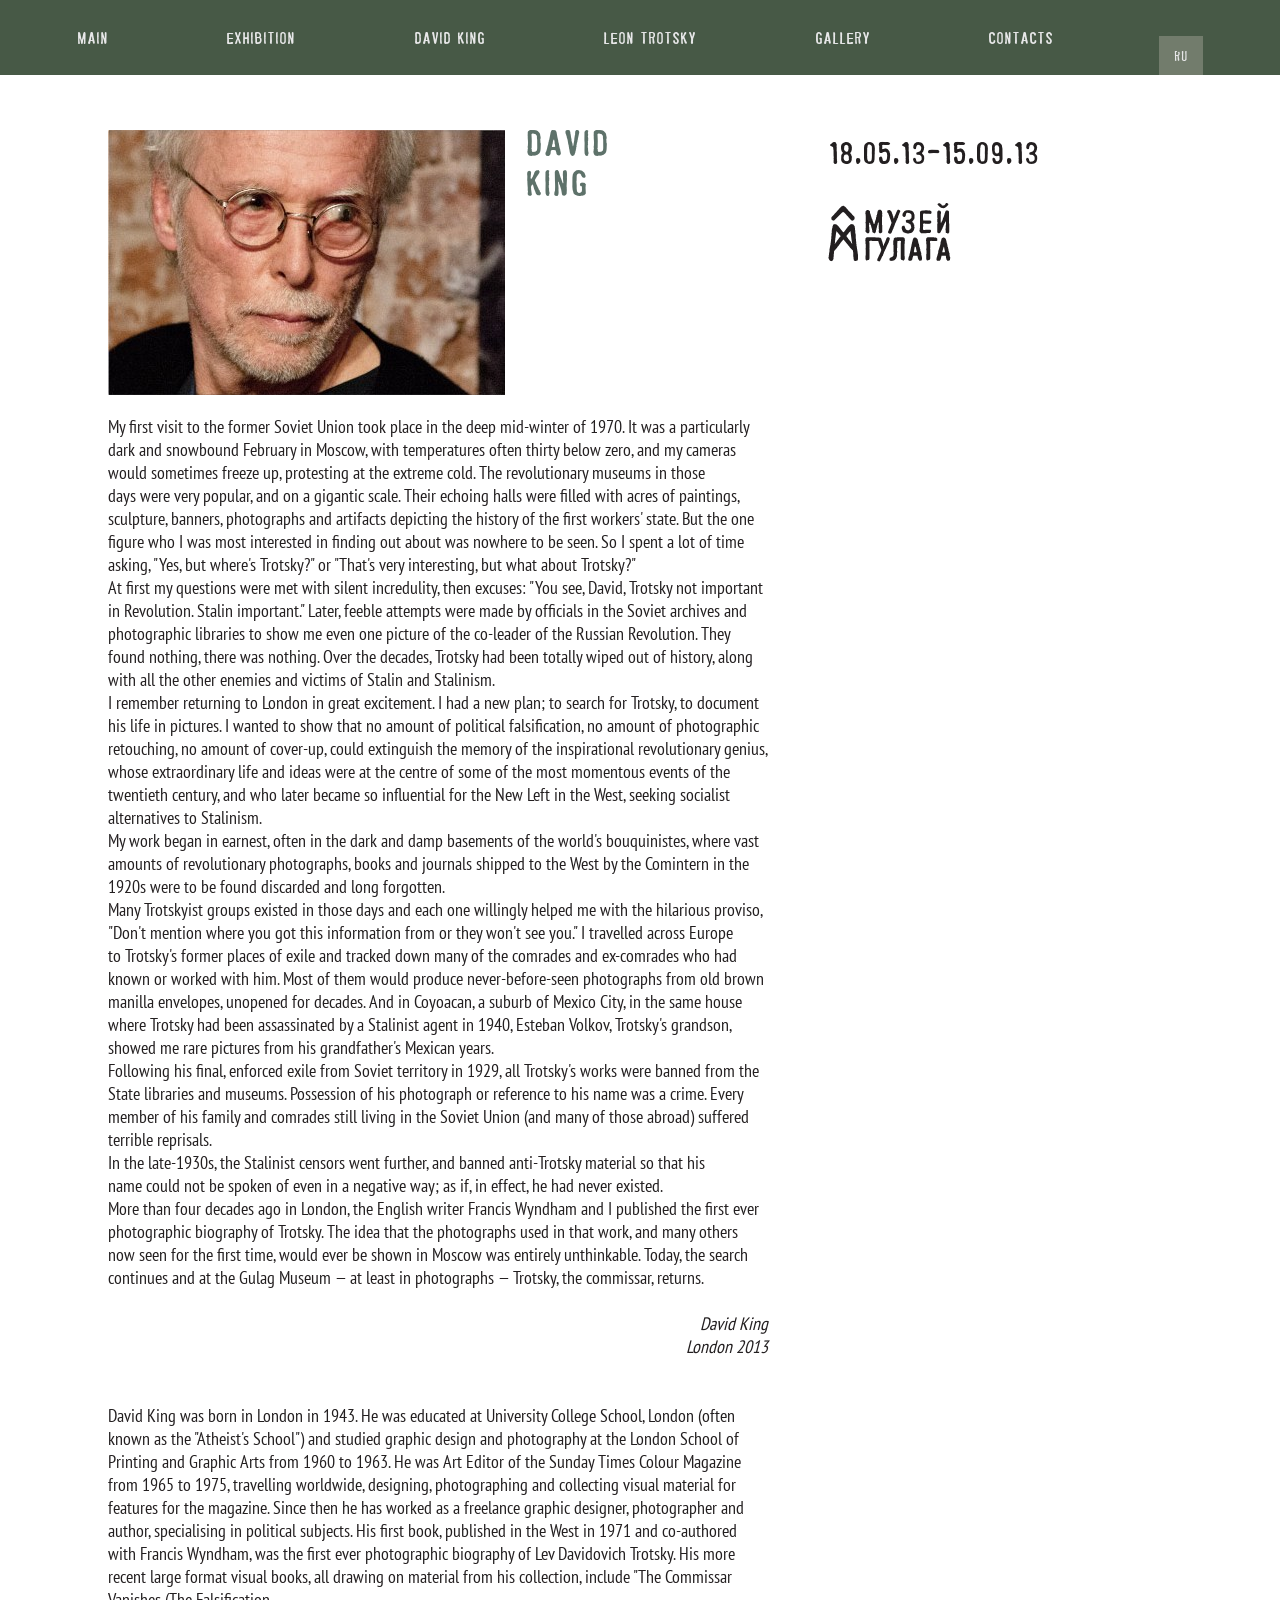
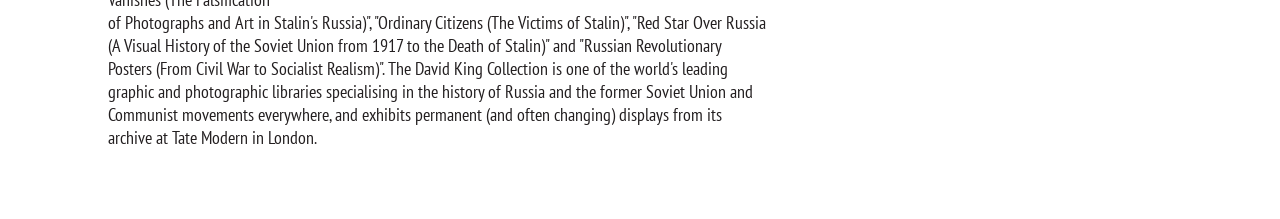
<file: en/david-king.html>
<!DOCTYPE HTML>
<html>
	<head>
		<meta http-equiv="Content-Type" content="text/html; charset=UTF-8" >		<!--[if IE]><script src="/../static/js/excanvas.compiled.js"></script><![endif]-->
		<title>David King</title>        
                <!-- CSS -->
        <link href="../static/css/main.css" type="text/css" rel="stylesheet">
        <!--[if lte IE 8]>
            <link href="/../static/css/default/ie.css" rel="stylesheet" type="text/css">  
        <![endif]-->
        <link href="../static/css/plugins/prettyPhoto.css" media="screen" rel="stylesheet" type="text/css" >  

        <!--JS-->
        <script type="text/javascript" src="../static/js/jquery-1.7.2.min.js"></script>
        <script type="text/javascript" src="../static/js/jquery-ui-1.9.2.custom.min.js"></script>
        <script type="text/javascript" src="../static/js/jcarousellite_1.0.1.min.js"></script>
        <script type="text/javascript" src="../static/js/jquery.easing.min.js"></script>
        <script type="text/javascript" src="../static/js/jquery.mousewheel.js"></script>
		<script type="text/javascript" id="statsmosru" src="https://stats.mos.ru/counter.js" onLoad="statsMosRuCounter()" defer="defer" async="true"></script>

        
				<script type="text/javascript" src="../static/js/plugins/jquery.prettyPhoto.js"></script>
		<script type="text/javascript" src="../static/js/scripts.js"></script>


	</head>
	<body>
        <div id="header" class="personHeaderColor">
            <div class="inner">
                <ul class="topMenu parcel_webfont">
                    <li>
                        <a href="index.html">Main</a>
                    <li>
                        <a href="vistavka.html">exhibition</a>
                    <li>
                        <a href="david-king.html">DAVID KING</a>
                    <li>
                        <a href="lev-trotskiy.html">LEON TROTSKY</a>
                    <li>
                        <a href="gallery.html">Gallery</a>
                    <li>
                        <a href="contacts.html">Contacts</a>
                </ul>
                <a href="../david-king.html" class="langugeSection parcel_webfont">ru</a>            </div>
        </div>
        <div id="main">
            
<div id="wrapper" class="personWrapper">
	<div class="inner">
		<div class="innerInner">
			<div class="leftColumn PTSansRegular">
				<img src="../static/images/king.jpg" />
				<a class="parTitle parcel_webfont">
					David King				</a>
				
				<div class="simpleText">
					<p class="western" lang="en-US" style="margin-bottom: 0cm; font-variant: normal; font-style: normal; font-weight: normal">
	My first visit to the former Soviet Union took place in the deep mid-winter of 1970. It was a particularly dark and snowbound February in Moscow, with temperatures often thirty below zero, and my cameras would&nbsp;sometimes freeze up, protesting at the extreme cold. The revolutionary museums in those days&nbsp;were&nbsp;very popular, and on a gigantic scale. Their echoing halls were filled with acres of paintings, sculpture, banners, photographs and artifacts&nbsp;depicting the history of the first workers&#39; state. But the one figure who I was most interested in finding out about was nowhere to be seen. So I spent a lot of time asking, &quot;Yes, but where&#39;s Trotsky?&quot; or &quot;That&#39;s very interesting, but what about Trotsky?&quot;</p>
<p >
	At first&nbsp;my questions were&nbsp;met with silent incredulity, then excuses: &quot;You see, David, Trotsky not important in Revolution. Stalin important.&quot;&nbsp;Later, feeble attempts were made&nbsp;by officials in the Soviet&nbsp;archives and photographic libraries to&nbsp;show me&nbsp;even one picture of the co-leader&nbsp;of the Russian Revolution. They found nothing, there was nothing. Over the decades,&nbsp;Trotsky had been totally wiped out of history, along with&nbsp;all the&nbsp;other&nbsp;enemies and victims of&nbsp;Stalin and Stalinism.</p>
<p >
	I remember returning to London in great excitement. I had a new plan; to search for Trotsky, to document his life in pictures. I wanted to show that no amount of political falsification, no amount of photographic retouching, no amount of cover-up, could extinguish the memory of the inspirational revolutionary genius, whose extraordinary&nbsp;life and ideas&nbsp;were at the centre of some of the most momentous events of the twentieth century, and who later became so&nbsp;influential&nbsp;for the New Left in the West, seeking socialist alternatives to Stalinism.</p>
<p class="western" style="margin-bottom: 0cm">
	<span style="font-style: normal"><span style="font-weight: normal">My work began in earnest, often in the dark and damp basements of the world&#39;s </span></span></span><span lang="en-US"><span style="font-style: normal"><span style="font-weight: normal">bouquinistes</span></span></span></span><span style="font-style: normal"><span style="font-weight: normal">, where vast amounts of revolutionary photographs, books and journals&nbsp;shipped&nbsp;to the West by the Comintern&nbsp;in the 1920s were to be found discarded and long forgotten.</span></span></span></p>
<p class="western" style="margin-bottom: 0cm">
	<span style="font-style: normal"><span style="font-weight: normal">Many Trotskyist groups existed in those days and each one willingly helped me with the hilarious proviso, &quot;Don&#39;t mention where you got this information from or they won&#39;t see you.&quot; I travelled across Europe to&nbsp;Trotsky&#39;s former&nbsp;places of exile and tracked down many of the comrades and ex-comrades who had known or worked with&nbsp;him.&nbsp;Most of them would produce never-before-seen&nbsp;photographs from old brown manilla envelopes, unopened for decades. And in Coyoacan, a suburb of Mexico City, in the same house where Trotsky had been&nbsp;assassinated by a Stalinist agent in 1940, </span></span></span><span lang="en-US"><span style="font-style: normal"><span style="font-weight: normal">Esteban</span></span></span></span><span style="font-style: normal"><span style="font-weight: normal"> Volkov, Trotsky&#39;s grandson, showed me rare pictures from his grandfather&#39;s Mexican years.</span></span></span></p>
<p class="western" style="margin-bottom: 0cm">
	<span style="font-style: normal"><span style="font-weight: normal">Following his final, enforced&nbsp;exile from Soviet&nbsp;territory&nbsp;in 1929, all&nbsp;Trotsky&#39;s works were banned from the State&nbsp;libraries and museums. Possession of&nbsp;his photograph or reference to his name was a crime.&nbsp;Every member of&nbsp;his family&nbsp;and&nbsp;comrades&nbsp;still living in the Soviet Union (and many of those abroad) suffered terrible reprisals.</span></span></span></p>
<p >
	In the late-1930s, the Stalinist censors&nbsp;went further, and&nbsp;banned anti-Trotsky material so that his name&nbsp;could not&nbsp;be spoken of even in a negative way; as if, in effect, he had never existed.&nbsp;</p>
<p >
	More than four decades ago in London, the English writer Francis Wyndham and I&nbsp;published&nbsp;the first ever&nbsp; photographic biography of Trotsky. The idea that the photographs used in that work, and many others now seen for the first time, would ever be&nbsp;shown in Moscow&nbsp;was entirely unthinkable. Today, the search continues and&nbsp;at the Gulag Museum &mdash; at least in photographs &mdash; Trotsky, the commissar, returns.&nbsp;</p>
<p class="western" style="margin-bottom: 0cm">
	&nbsp;</p>
<p align="RIGHT" class="western" style="margin-bottom: 0cm">
	<em><i><span style="font-weight: normal">David King</span></i></span></em></p>
<p align="RIGHT" class="western" style="margin-bottom: 0cm">
	<em><i><span style="font-weight: normal">London 2013</span></i></span></em></p>
<p class="western" lang="en-US" style="margin-bottom: 0cm">
	&nbsp;</p>
<p class="western" lang="en-US" style="margin-bottom: 0cm">
	&nbsp;</p>
<p class="western" style="margin-bottom: 0cm">
	David King was born in London in 1943. He was educated at University College School, London (often known as the &quot;Atheist&#39;s School&quot;) and studied graphic design and photography at the London School of Printing and Graphic Arts from 1960 to 1963. He was Art Editor of the Sunday Times Colour Magazine from 1965 to 1975, travelling worldwide, designing, photographing and collecting visual material for features for the magazine. Since then he has worked as a freelance graphic designer, photographer and author, specialising in political subjects. His first book, published in the West in 1971 and co-authored with Francis Wyndham, was the first ever photographic biography of Lev Davidovich Trotsky. His more recent large format visual books, all drawing on material from his collection, include &quot;The Commissar Vanishes (The Falsification</p>
<p class="western" style="margin-bottom: 0cm">
	of Photographs and Art in Stalin&#39;s Russia)&quot;, &quot;Ordinary Citizens (The Victims of Stalin)&quot;, &quot;Red Star Over Russia (A Visual History of the Soviet Union from 1917 to the Death of Stalin)&quot; and &quot;Russian Revolutionary Posters (From Civil War to Socialist Realism)&quot;. The David King Collection is one of the world&#39;s leading graphic and photographic libraries specialising in the history of Russia and the former Soviet Union and Communist movements everywhere, and exhibits permanent (and often changing) displays from its archive at Tate Modern in London.</p>
				</div>
			</div>
			<div class="rightColumn">
				<div class="rightStamp parcel_webfont">
					<div class="datePeriod">18.05.13-15.09.13</div>
					<img src="../static/images/gulag-museum.png"><br>
					<div class="shortInfo">
											</div>
				</div>
			</div>
		</div>
	</div>
</div>
        </div>
        	</body>	
</html>
</file>
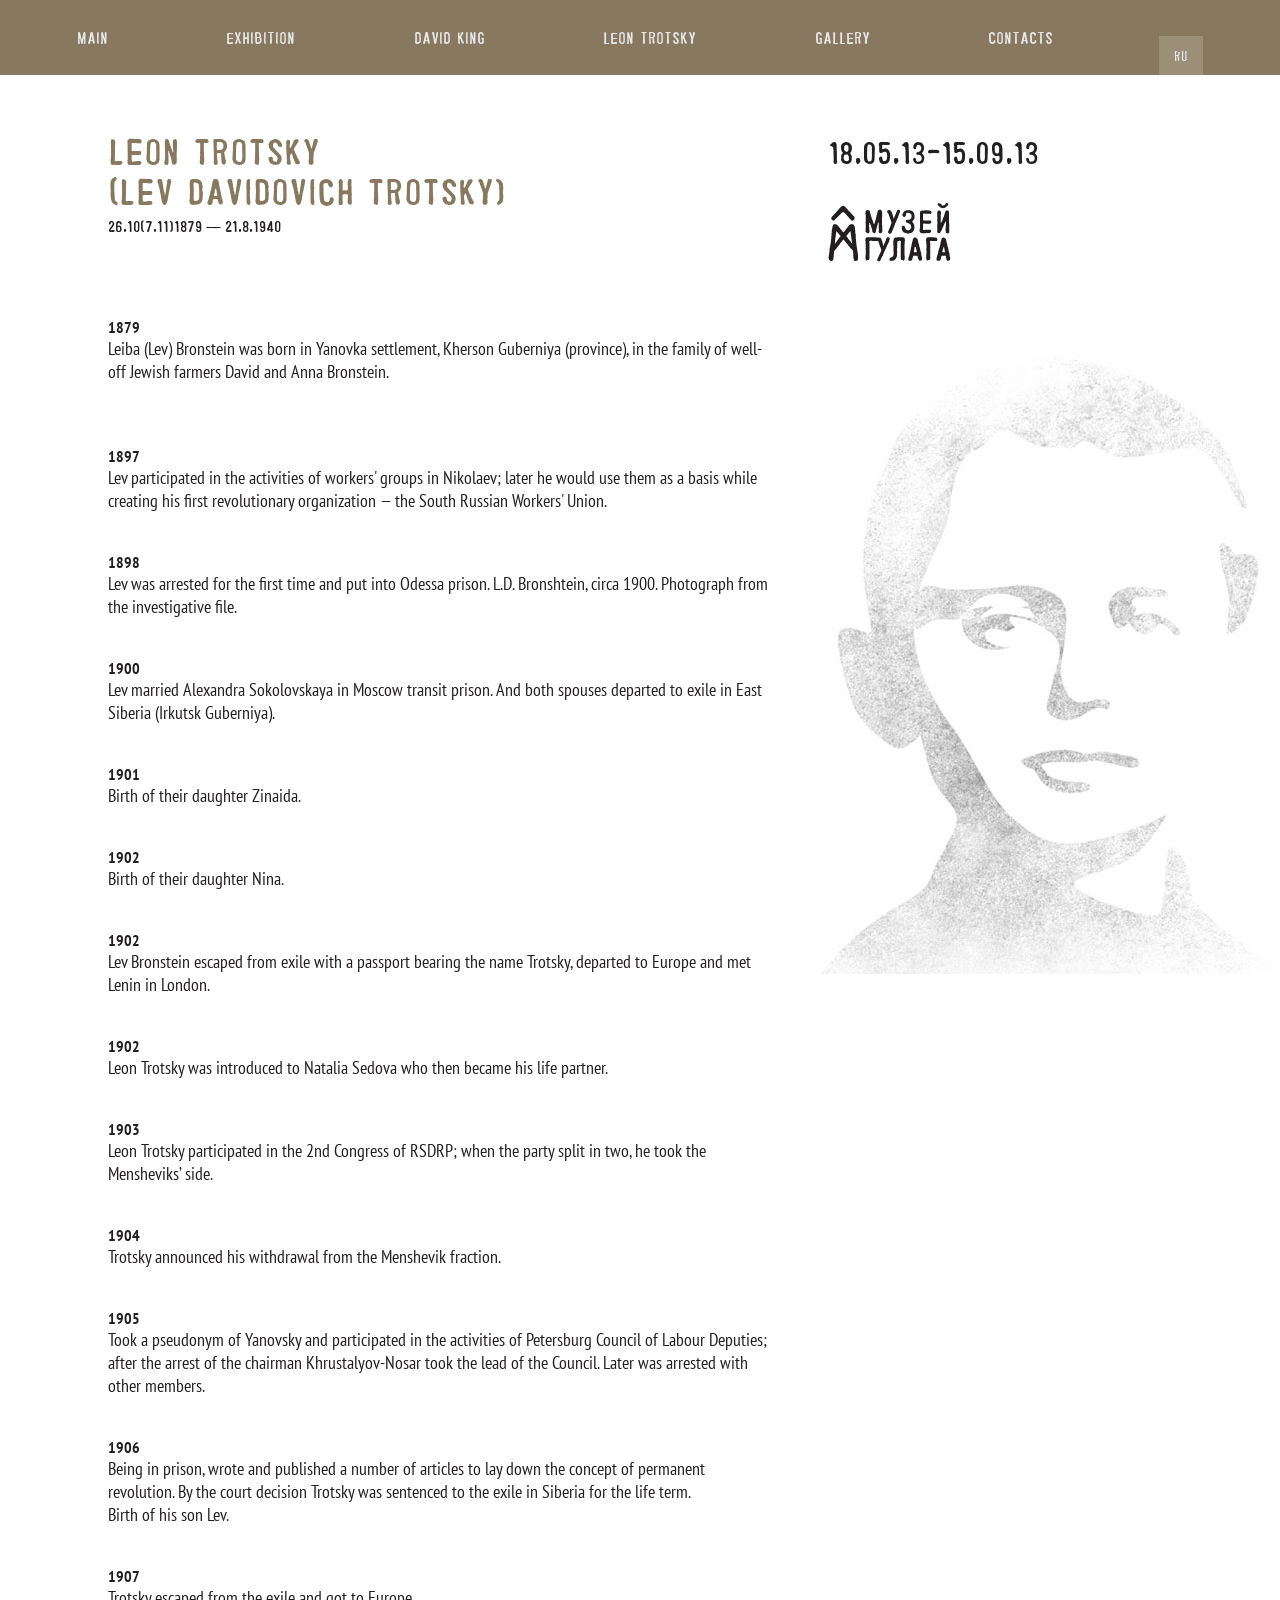
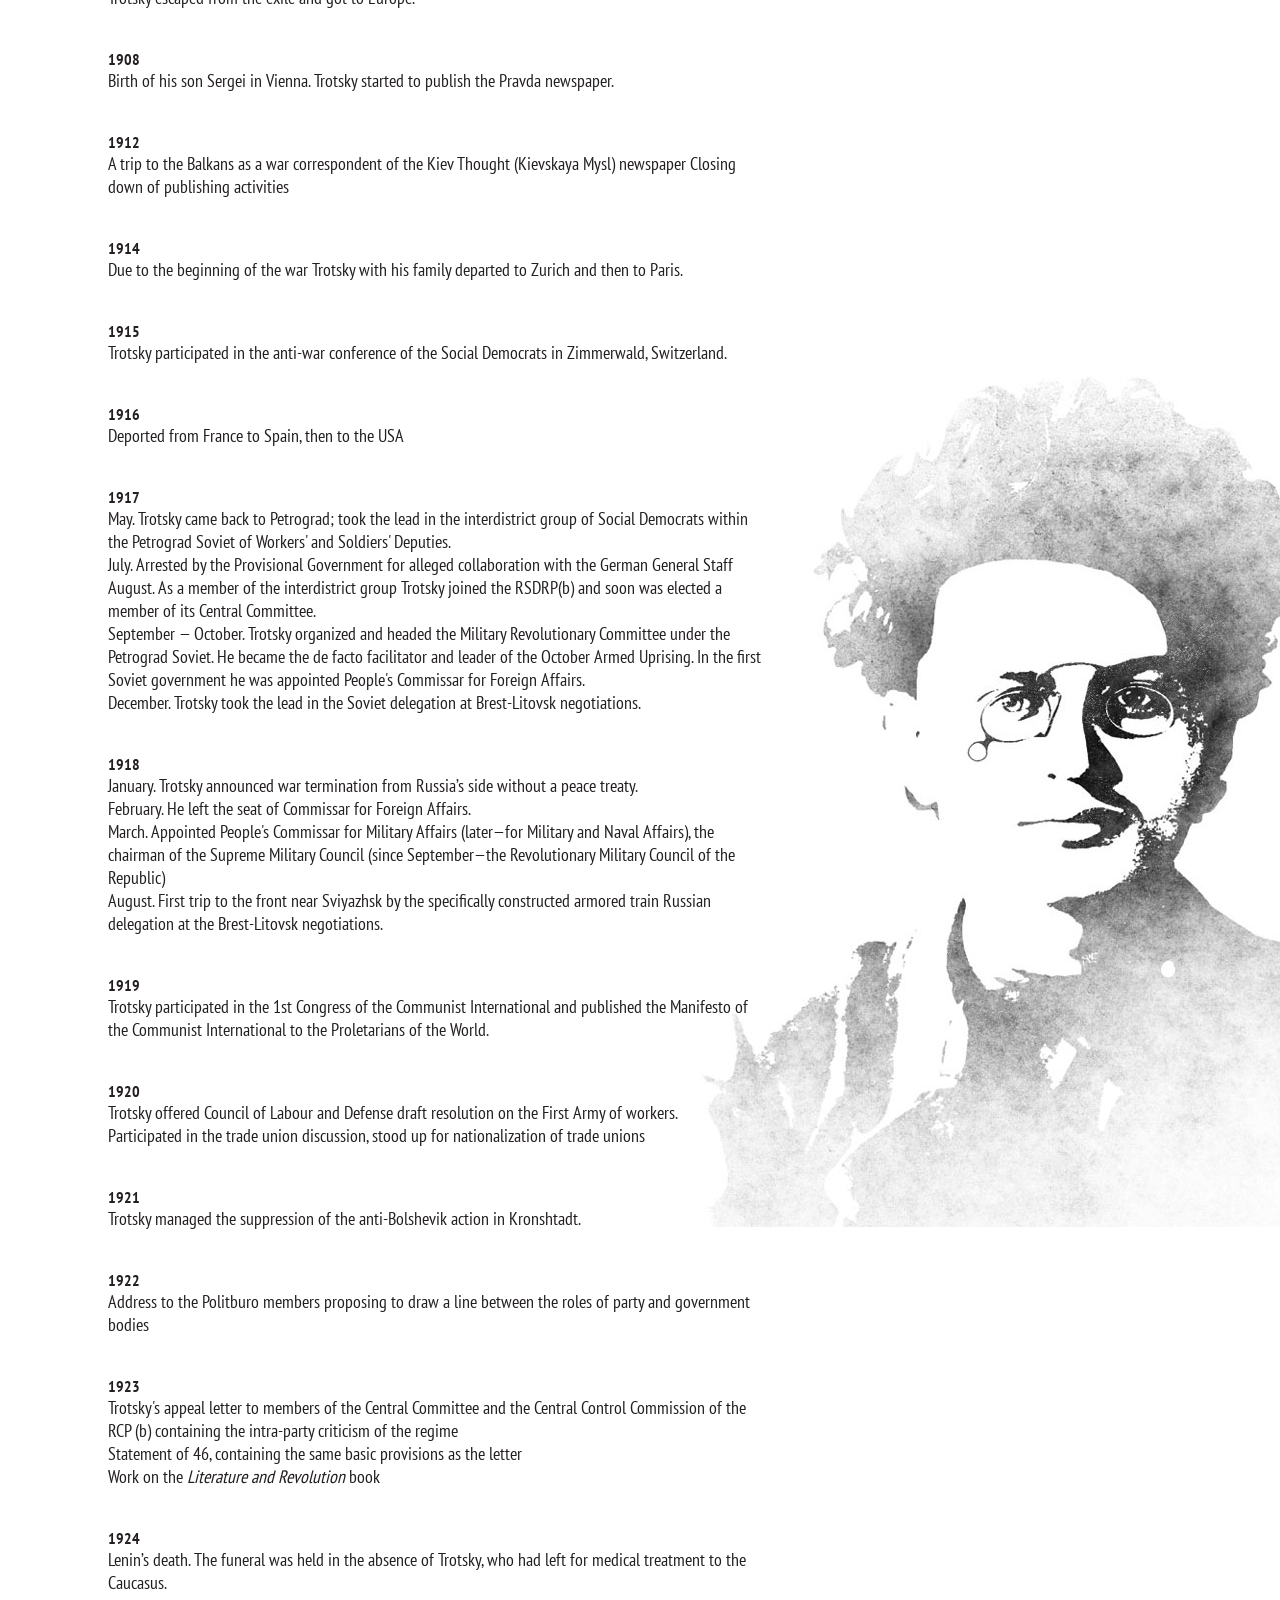
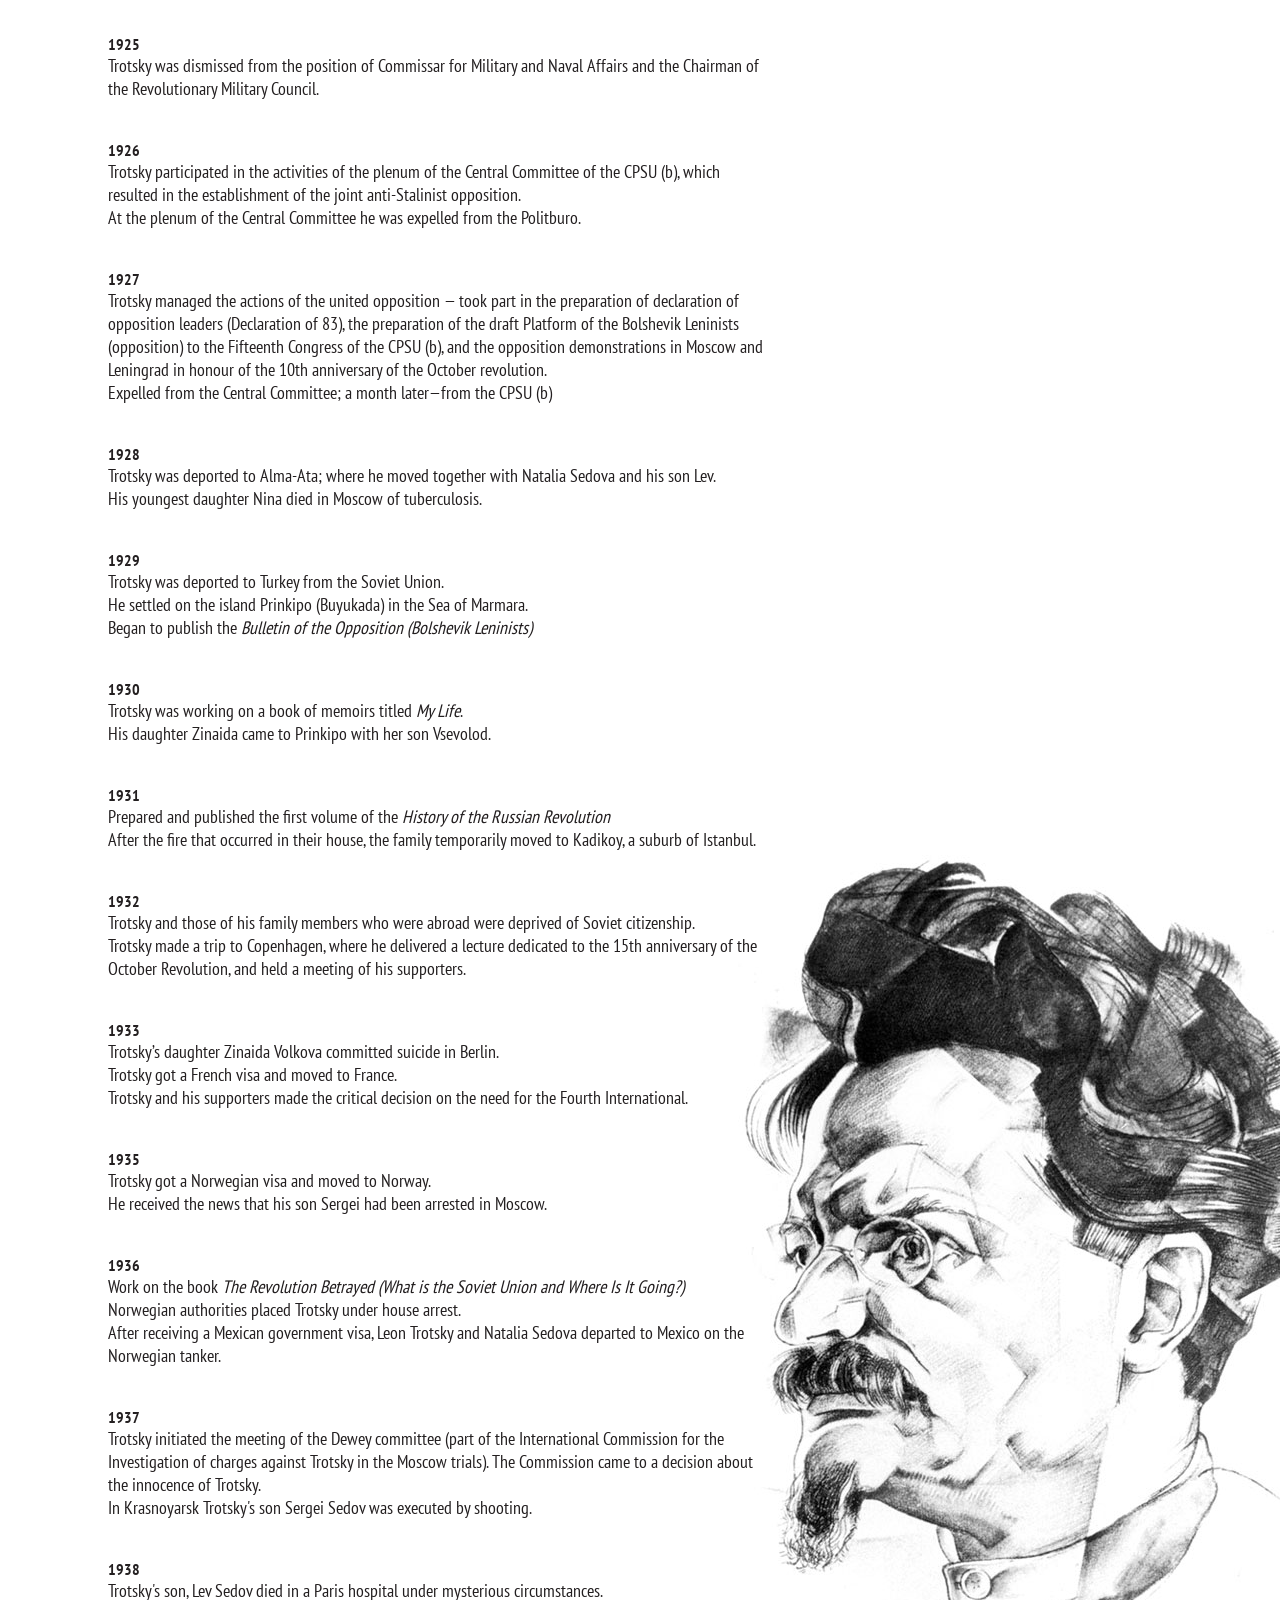
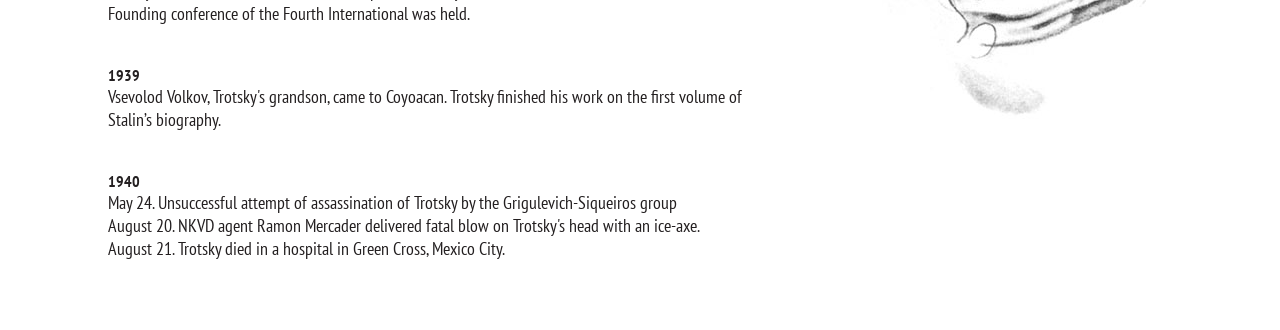
<file: en/lev-trotskiy.html>
<!DOCTYPE HTML>
<html>
	<head>
		<meta http-equiv="Content-Type" content="text/html; charset=UTF-8" >		<!--[if IE]><script src="/../static/js/excanvas.compiled.js"></script><![endif]-->
		<title>LEON TROTSKY (LEV DAVIDOVICH TROTSKY)</title>        
                <!-- CSS -->
        <link href="../static/css/main.css" type="text/css" rel="stylesheet">
        <!--[if lte IE 8]>
            <link href="/../static/css/default/ie.css" rel="stylesheet" type="text/css">  
        <![endif]-->
        <link href="../static/css/plugins/prettyPhoto.css" media="screen" rel="stylesheet" type="text/css" >  

        <!--JS-->
        <script type="text/javascript" src="../static/js/jquery-1.7.2.min.js"></script>
        <script type="text/javascript" src="../static/js/jquery-ui-1.9.2.custom.min.js"></script>
        <script type="text/javascript" src="../static/js/jcarousellite_1.0.1.min.js"></script>
        <script type="text/javascript" src="../static/js/jquery.easing.min.js"></script>
        <script type="text/javascript" src="../static/js/jquery.mousewheel.js"></script>
		<script type="text/javascript" id="statsmosru" src="https://stats.mos.ru/counter.js" onLoad="statsMosRuCounter()" defer="defer" async="true"></script>

        
				<script type="text/javascript" src="../static/js/plugins/jquery.prettyPhoto.js"></script>
		<script type="text/javascript" src="../static/js/scripts.js"></script>


	</head>
	<body>
        <div id="header" class="trotskiyHeaderColor">
            <div class="inner">
                <ul class="topMenu parcel_webfont">
                    <li>
                        <a href="index.html">Main</a>
                    <li>
                        <a href="vistavka.html">exhibition</a>
                    <li>
                        <a href="david-king.html">DAVID KING</a>
                    <li>
                        <a href="lev-trotskiy.html">LEON TROTSKY</a>
                    <li>
                        <a href="gallery.html">Gallery</a>
                    <li>
                        <a href="contacts.html">Contacts</a>
                </ul>
                <a href="../lev-trotskiy.html" class="langugeSection parcel_webfont">ru</a>            </div>
        </div>
        <div id="main">
            <div id="wrapper" class="trotskiyWrapper">
	<div class="inner">
		<img src="../static/images/trotskiy-bg2.jpg" class="trotskiyBg2">
		<img src="../static/images/trotskiy-bg3.jpg" class="trotskiyBg3">
		<div class="innerInner">
			<div class="leftColumn PTSansRegular">
				<a class="parTitle parcel_webfont">
					LEON TROTSKY<br> (LEV DAVIDOVICH TROTSKY)				</a>
				<div class="lifePeriod parcel_webfont">26.10(7.11)1879 — 21.8.1940</div>
									<div class="lifeDate PTSansBold">1879</div>
					<div class="simpleText"><p>
	Leiba (Lev) Bronstein was born in Yanovka settlement, Kherson Guberniya (province), in the family of well-off Jewish farmers David and Anna Bronstein.<br />
	&nbsp;</p>
</div>
									<div class="lifeDate PTSansBold">1897</div>
					<div class="simpleText">Lev participated in the activities of workers' groups in Nikolaev; later he would use them as a basis while creating his first revolutionary organization — the South Russian Workers' Union.</div>
									<div class="lifeDate PTSansBold">1898</div>
					<div class="simpleText">Lev was arrested for the first time and put into Odessa prison. 
L.D. Bronshtein, circa 1900. Photograph from the investigative file.</div>
									<div class="lifeDate PTSansBold">1900</div>
					<div class="simpleText">Lev married Alexandra Sokolovskaya in Moscow transit prison. And both spouses departed to exile in East Siberia (Irkutsk Guberniya). </div>
									<div class="lifeDate PTSansBold">1901</div>
					<div class="simpleText">Birth of their daughter Zinaida.</div>
									<div class="lifeDate PTSansBold">1902</div>
					<div class="simpleText">Birth of their daughter Nina.</div>
									<div class="lifeDate PTSansBold">1902</div>
					<div class="simpleText">Lev Bronstein escaped from exile with a passport bearing the name Trotsky,
departed to Europe and met Lenin in London. </div>
									<div class="lifeDate PTSansBold">1902</div>
					<div class="simpleText"><p>
	Leon Trotsky was introduced to Natalia Sedova who then became his life partner.&nbsp;</p>
</div>
									<div class="lifeDate PTSansBold">1903</div>
					<div class="simpleText">Leon Trotsky participated in the 2nd Congress of RSDRP; when the party split in two, he took the Mensheviks’ side. </div>
									<div class="lifeDate PTSansBold">1904</div>
					<div class="simpleText">Trotsky announced his withdrawal from the Menshevik fraction. </div>
									<div class="lifeDate PTSansBold">1905</div>
					<div class="simpleText">Took a pseudonym of Yanovsky and participated in the activities of Petersburg Council of Labour Deputies; after the arrest of the chairman Khrustalyov-Nosar took the lead of the Council. Later was arrested with other members. </div>
									<div class="lifeDate PTSansBold">1906</div>
					<div class="simpleText"><p>
	Being in prison, wrote and published a number of articles to lay down the concept of permanent revolution. By the court decision Trotsky was sentenced to the exile in Siberia for the life term.<br />
	Birth of his son Lev.</p>
</div>
									<div class="lifeDate PTSansBold">1907</div>
					<div class="simpleText">Trotsky escaped from the exile and got to Europe. </div>
									<div class="lifeDate PTSansBold">1908</div>
					<div class="simpleText"><p>
	Birth of his son Sergei in Vienna. Trotsky started to publish the Pravda newspaper.&nbsp;</p>
</div>
									<div class="lifeDate PTSansBold">1912</div>
					<div class="simpleText">A trip to the Balkans as a war correspondent of the Kiev Thought (Kievskaya Mysl) newspaper
Closing down of publishing activities</div>
									<div class="lifeDate PTSansBold">1914</div>
					<div class="simpleText">Due to the beginning of the war Trotsky with his family departed to Zurich and then to Paris.</div>
									<div class="lifeDate PTSansBold">1915</div>
					<div class="simpleText">Trotsky participated in the anti-war conference of the Social Democrats in Zimmerwald, Switzerland.</div>
									<div class="lifeDate PTSansBold">1916</div>
					<div class="simpleText">Deported from France to Spain, then to the USA</div>
									<div class="lifeDate PTSansBold">1917</div>
					<div class="simpleText"><p>
	May. Trotsky came back to Petrograd; took the lead in the interdistrict group of Social Democrats within the Petrograd Soviet of Workers&#39; and Soldiers&#39; Deputies.<br />
	July. Arrested by the Provisional Government for alleged collaboration with the German General Staff<br />
	August. As a member of the interdistrict group Trotsky joined the RSDRP(b) and soon was elected a member of its Central Committee.<br />
	September &mdash; October. Trotsky organized and headed the Military Revolutionary Committee under the Petrograd Soviet. He became the de facto facilitator and leader of the October Armed Uprising. In the first Soviet government he was appointed People&#39;s Commissar for Foreign Affairs.<br />
	December. Trotsky took the lead in the Soviet delegation at Brest-Litovsk negotiations.&nbsp;</p>
</div>
									<div class="lifeDate PTSansBold">1918</div>
					<div class="simpleText"><p>
	January. Trotsky announced war termination from Russia&rsquo;s side without a peace treaty.<br />
	February. He left the seat of Commissar for Foreign Affairs.<br />
	March. Appointed People&#39;s Commissar for Military Affairs (later&mdash;for Military and Naval Affairs), the chairman of the Supreme Military Council (since September&mdash;the Revolutionary Military Council of the Republic)<br />
	August. First trip to the front near Sviyazhsk by the specifically constructed armored train Russian delegation at the Brest-Litovsk negotiations.&nbsp;</p>
</div>
									<div class="lifeDate PTSansBold">1919</div>
					<div class="simpleText">Trotsky participated in the 1st Congress of the Communist International and published the Manifesto of the Communist International to the Proletarians of the World. </div>
									<div class="lifeDate PTSansBold">1920</div>
					<div class="simpleText"><p>
	Trotsky offered Council of Labour and Defense draft resolution on the First Army of workers.</p>
<p>
	Participated in the trade union discussion, stood up for nationalization of trade unions</p>
</div>
									<div class="lifeDate PTSansBold">1921</div>
					<div class="simpleText">Trotsky managed the suppression of the anti-Bolshevik action in Kronshtadt. </div>
									<div class="lifeDate PTSansBold">1922</div>
					<div class="simpleText">Address to the Politburo members proposing to draw a line between the roles of party and government bodies</div>
									<div class="lifeDate PTSansBold">1923</div>
					<div class="simpleText"><p>
	Trotsky&#39;s appeal letter to members of the Central Committee and the Central Control Commission of the RCP (b) containing the intra-party criticism of the regime</p>
<p>
	Statement of 46, containing the same basic provisions as the letter</p>
<p>
	Work on the <em>Literature and Revolution</em> book</p>
</div>
									<div class="lifeDate PTSansBold">1924</div>
					<div class="simpleText">Lenin’s death. The funeral was held in the absence of Trotsky, who had left for medical treatment to the Caucasus.</div>
									<div class="lifeDate PTSansBold">1925</div>
					<div class="simpleText">Trotsky was dismissed from the position of Commissar for Military and Naval Affairs and the Chairman of the Revolutionary Military Council.</div>
									<div class="lifeDate PTSansBold">1926</div>
					<div class="simpleText"><p>
	Trotsky participated in the activities of the plenum of the Central Committee of the CPSU (b), which resulted in the establishment of the joint anti-Stalinist opposition.</p>
<p>
	At the plenum of the Central Committee he was expelled from the Politburo.</p>
</div>
									<div class="lifeDate PTSansBold">1927</div>
					<div class="simpleText"><p>
	Trotsky managed the actions of the united opposition &mdash; took part in the preparation of declaration of opposition leaders (Declaration of 83), the preparation of the draft&nbsp;Platform of the Bolshevik Leninists (opposition) to the Fifteenth Congress of the CPSU (b), and the opposition demonstrations in Moscow and Leningrad in honour of the 10th anniversary of the October revolution.</p>
<p>
	Expelled from the Central Committee; a month later&mdash;from the CPSU (b)</p>
</div>
									<div class="lifeDate PTSansBold">1928</div>
					<div class="simpleText"><p>
	Trotsky was deported to Alma-Ata; where he moved together with Natalia Sedova and his son Lev.</p>
<p>
	His youngest daughter Nina died in Moscow of tuberculosis.</p>
</div>
									<div class="lifeDate PTSansBold">1929</div>
					<div class="simpleText"><p>
	Trotsky was deported to Turkey from the Soviet Union.</p>
<p>
	He settled on the island Prinkipo (Buyukada) in the Sea of ​​Marmara.</p>
<p>
	Began to publish the <em>Bulletin of the Opposition (Bolshevik Leninists)</em></p>
</div>
									<div class="lifeDate PTSansBold">1930</div>
					<div class="simpleText"><p>
	Trotsky was working on a book of memoirs titled <em>My Life</em>.</p>
<p>
	His daughter Zinaida came to Prinkipo with her son Vsevolod.</p>
</div>
									<div class="lifeDate PTSansBold">1931</div>
					<div class="simpleText"><p>
	Prepared and published the first volume of the <em>History of the Russian Revolution</em></p>
<p>
	After the fire that occurred in their house, the family temporarily moved to Kadikoy, a suburb of Istanbul.</p>
</div>
									<div class="lifeDate PTSansBold">1932</div>
					<div class="simpleText"><p>
	Trotsky and those of his family members who were abroad were deprived of Soviet citizenship.</p>
<p>
	Trotsky made ​​a trip to Copenhagen, where he delivered a lecture dedicated to the 15th anniversary of the October Revolution, and held a meeting of his supporters.</p>
</div>
									<div class="lifeDate PTSansBold">1933</div>
					<div class="simpleText"><p>
	Trotsky&rsquo;s daughter Zinaida Volkova committed suicide in Berlin.</p>
<p>
	Trotsky got a French visa and moved to France.</p>
<p>
	Trotsky and his supporters made the critical decision on the need for the Fourth International.</p>
</div>
									<div class="lifeDate PTSansBold">1935</div>
					<div class="simpleText"><p>
	Trotsky got a Norwegian visa and moved to Norway.</p>
<p>
	He received the news that his son Sergei had been arrested in Moscow.</p>
</div>
									<div class="lifeDate PTSansBold">1936</div>
					<div class="simpleText"><p>
	Work on the book <em>The Revolution Betrayed (What is the Soviet Union and Where Is It Going?)</em></p>
<p>
	Norwegian authorities placed Trotsky under house arrest.</p>
<p>
	After receiving a Mexican government visa, Leon Trotsky and Natalia Sedova departed to Mexico on the Norwegian tanker.</p>
</div>
									<div class="lifeDate PTSansBold">1937</div>
					<div class="simpleText"><p>
	Trotsky initiated the meeting of the Dewey committee (part of the International Commission for the Investigation of charges against Trotsky in the Moscow trials). The Commission came to a decision about the innocence of Trotsky.</p>
<p>
	In Krasnoyarsk Trotsky&#39;s son Sergei Sedov was executed by shooting.</p>
</div>
									<div class="lifeDate PTSansBold">1938</div>
					<div class="simpleText"><p>
	Trotsky&#39;s son, Lev Sedov died in a Paris hospital under mysterious circumstances.</p>
<p>
	Founding conference of the Fourth International was held.</p>
</div>
									<div class="lifeDate PTSansBold">1939</div>
					<div class="simpleText"><p>
	Vsevolod Volkov, Trotsky&#39;s grandson, came to Coyoacan. Trotsky finished his work on the first volume of Stalin&rsquo;s biography.&nbsp;</p>
</div>
									<div class="lifeDate PTSansBold">1940</div>
					<div class="simpleText"><p>
	May 24. Unsuccessful attempt of assassination of Trotsky by the Grigulevich-Siqueiros group</p>
<p>
	August 20. NKVD agent Ramon Mercader delivered fatal blow on Trotsky&#39;s head with an ice-axe.</p>
<p>
	August 21. Trotsky died in a hospital in Green Cross, Mexico City.</p>
</div>
							</div>
			<div class="rightColumn">
				<div class="rightStamp parcel_webfont">
					<div class="datePeriod">18.05.13-15.09.13</div>
					<img src="../static/images/gulag-museum.png"><br>
					<div class="shortInfo">
											</div>
				</div>
			</div>
		</div>
	</div>
</div>
        </div>
        	</body>	
</html>
</file>
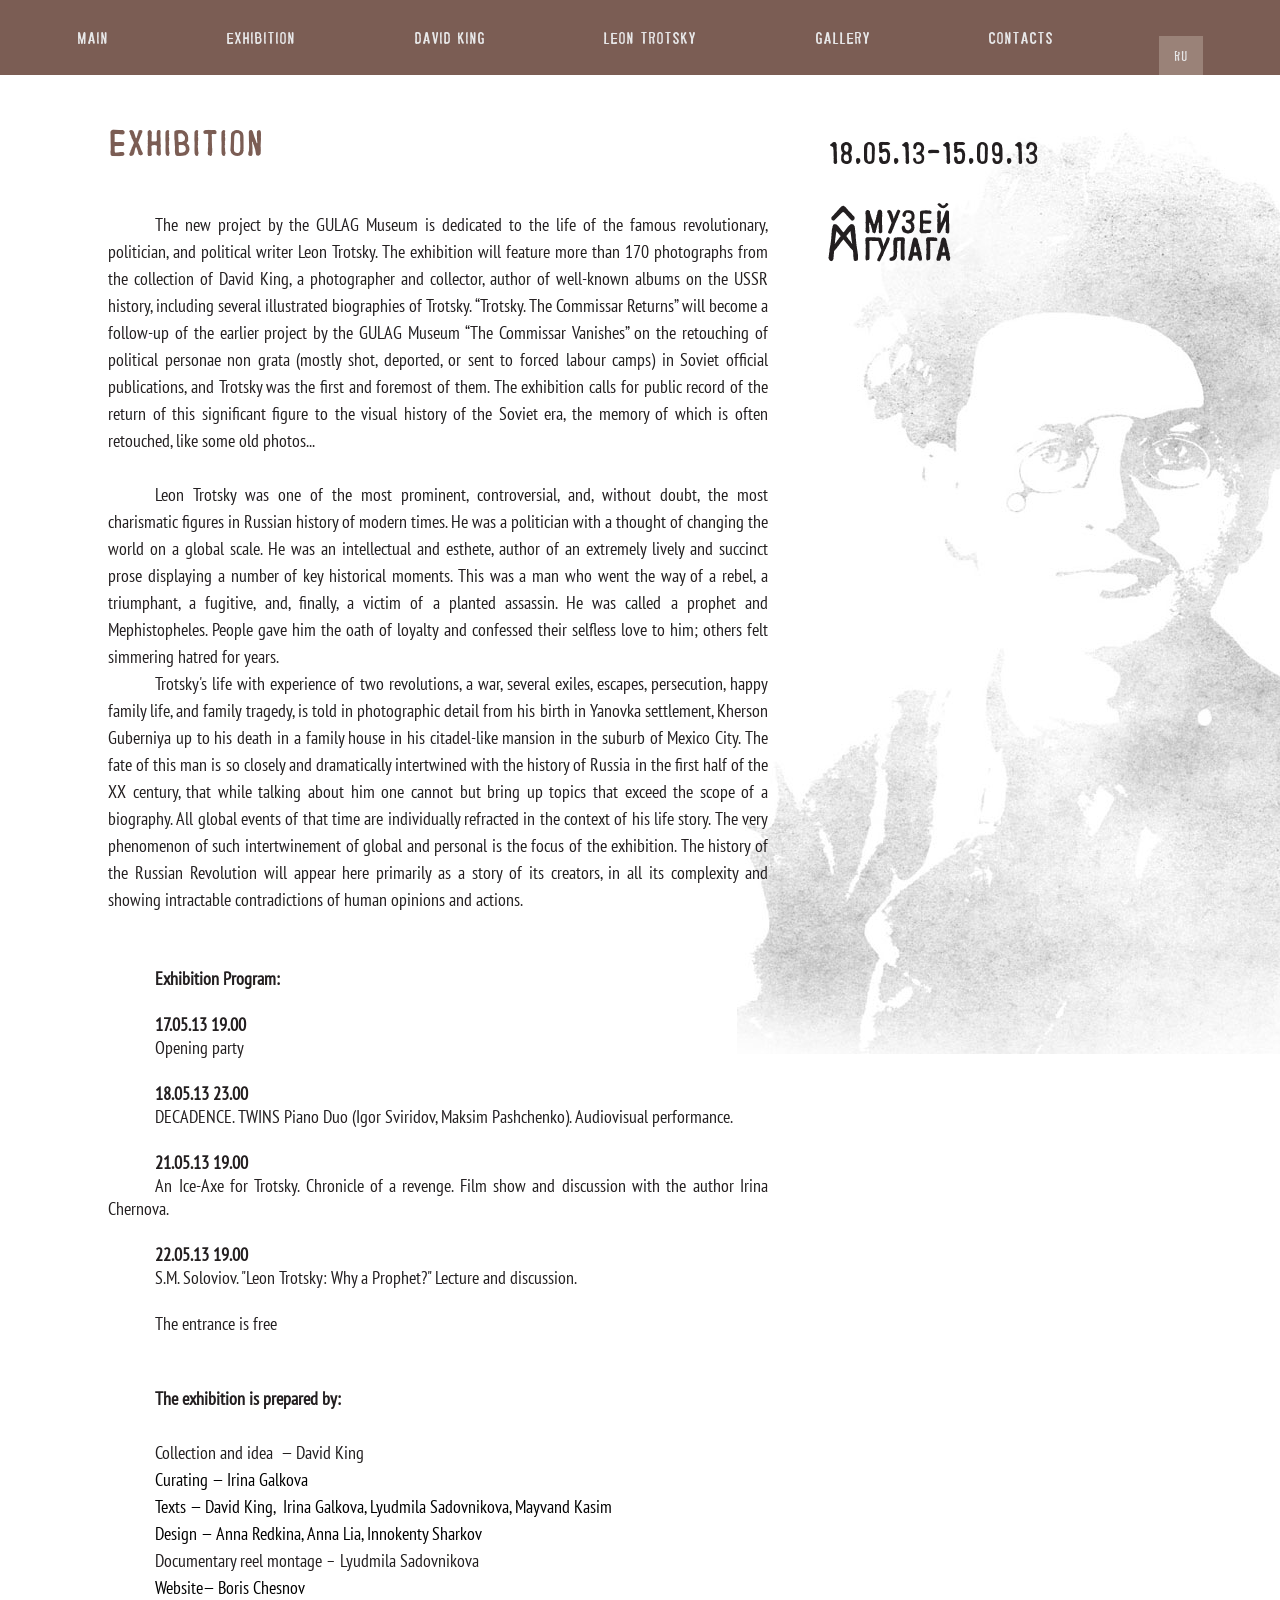
<file: en/vistavka.html>
<!DOCTYPE HTML>
<html>
	<head>
		<meta http-equiv="Content-Type" content="text/html; charset=UTF-8" >		<!--[if IE]><script src="/../static/js/excanvas.compiled.js"></script><![endif]-->
		<title>exhibition</title>        
                <!-- CSS -->
        <link href="../static/css/main.css" type="text/css" rel="stylesheet">
        <!--[if lte IE 8]>
            <link href="/../static/css/default/ie.css" rel="stylesheet" type="text/css">  
        <![endif]-->
        <link href="../static/css/plugins/prettyPhoto.css" media="screen" rel="stylesheet" type="text/css" >  

        <!--JS-->
        <script type="text/javascript" src="../static/js/jquery-1.7.2.min.js"></script>
        <script type="text/javascript" src="../static/js/jquery-ui-1.9.2.custom.min.js"></script>
        <script type="text/javascript" src="../static/js/jcarousellite_1.0.1.min.js"></script>
        <script type="text/javascript" src="../static/js/jquery.easing.min.js"></script>
        <script type="text/javascript" src="../static/js/jquery.mousewheel.js"></script>
		<script type="text/javascript" id="statsmosru" src="https://stats.mos.ru/counter.js" onLoad="statsMosRuCounter()" defer="defer" async="true"></script>

        
				<script type="text/javascript" src="../static/js/plugins/jquery.prettyPhoto.js"></script>
		<script type="text/javascript" src="../static/js/scripts.js"></script>


	</head>
	<body>
        <div id="header" class="kingHeaderColor">
            <div class="inner">
                <ul class="topMenu parcel_webfont">
                    <li>
                        <a href="index.html">Main</a>
                    <li>
                        <a href="vistavka.html">exhibition</a>
                    <li>
                        <a href="david-king.html">DAVID KING</a>
                    <li>
                        <a href="lev-trotskiy.html">LEON TROTSKY</a>
                    <li>
                        <a href="gallery.html">Gallery</a>
                    <li>
                        <a href="contacts.html">Contacts</a>
                </ul>
                <a href="../vistavka.html" class="langugeSection parcel_webfont">ru</a>            </div>
        </div>
        <div id="main">
            
<div id="wrapper" class="kingWrapper">
	<div class="inner">
		<div class="innerInner">
			<div class="leftColumn PTSansRegular">
				<a class="parTitle parcel_webfont">
					exhibition				</a>
				<div class="simpleText">
					<p align="JUSTIFY" class="western" lang="en-US" style="text-indent: 1.25cm; margin-bottom: 0cm; line-height: 150%">
	The new project by the GULAG Museum is dedicated to the life of the famous revolutionary, politician, and political writer Leon Trotsky. The exhibition will feature more than 170 photographs from the collection of David King, a photographer and collector, author of well-known albums on the USSR history, including several illustrated biographies of Trotsky. &ldquo;Trotsky. The Commissar Returns&rdquo; will become a follow-up of the earlier project by the GULAG Museum &ldquo;The Commissar Vanishes&rdquo; on the retouching of political personae non grata (mostly shot, deported, or sent to forced labour camps) in Soviet official publications, and Trotsky was the first and foremost of them. The exhibition calls for public record of the return of this significant figure to the visual history of the Soviet era, the memory of which is often retouched, like some old photos...</p>
<p align="JUSTIFY" class="western" style="text-indent: 1.25cm; margin-bottom: 0cm; line-height: 150%">
	&nbsp;</p>
<p align="JUSTIFY" class="western" style="text-indent: 1.25cm; margin-bottom: 0cm; line-height: 150%">
	<span style="line-height: 150%; text-indent: 1.25cm;">Leon Trotsky was one of the most prominent, controversial, and, without doubt, the most charismatic figures in Russian history of modern times. He was a politician with a thought of changing the world on a global scale. He was an intellectual and esthete, author of an extremely lively and succinct prose displaying a number of key historical moments. This was a man who went the way of a rebel, a triumphant, a fugitive, and, finally, a victim of a planted assassin. He was called a prophet and Mephistopheles. People gave him the oath of loyalty and confessed their selfless love to him; others felt simmering hatred for years.</span></p>
<p align="JUSTIFY" class="western" lang="en-US" style="text-indent: 1.25cm; margin-bottom: 0cm; line-height: 150%">
	Trotsky&#39;s life with experience of two revolutions, a war, several exiles, escapes, persecution, happy family life, and family tragedy, is told in photographic detail from his birth in Yanovka settlement, Kherson Guberniya up to his death in a family house in his citadel-like mansion in the suburb of Mexico City. The fate of this man is so closely and dramatically intertwined with the history of Russia in the first half of the XX century, that while talking about him one cannot but bring up topics that exceed the scope of a biography. All global events of that time are individually refracted in the context of his life story. The very phenomenon of such intertwinement of global and personal is the focus of the exhibition. The history of the Russian Revolution will appear here primarily as a story of its creators, in all its complexity and showing intractable contradictions of human opinions and actions.</p>
<p align="JUSTIFY" class="western" style="text-indent: 1.25cm; margin-bottom: 0cm; line-height: 150%">
	&nbsp;</p>
<p align="JUSTIFY" class="western" style="text-indent: 1.25cm; margin-bottom: 0cm; line-height: 150%">
	&nbsp;</p>
<p align="JUSTIFY" class="western" style="text-indent: 1.25cm; margin-bottom: 0cm;">
	<strong>Exhibition Program:</strong></p>
<p align="JUSTIFY" class="western" style="text-indent: 1.25cm; margin-bottom: 0cm;">
	&nbsp;</p>
<p align="JUSTIFY" class="western" style="text-indent: 1.25cm; margin-bottom: 0cm;">
	<strong>17.05.13 19.00</strong></p>
<p align="JUSTIFY" class="western" style="text-indent: 1.25cm; margin-bottom: 0cm;">
	Opening party</p>
<p align="JUSTIFY" class="western" style="text-indent: 1.25cm; margin-bottom: 0cm;">
	&nbsp;</p>
<p align="JUSTIFY" class="western" style="text-indent: 1.25cm; margin-bottom: 0cm;">
	<strong>18.05.13 23.00</strong></p>
<p align="JUSTIFY" class="western" style="text-indent: 1.25cm; margin-bottom: 0cm;">
	DECADENCE. TWINS Piano Duo (Igor Sviridov, Maksim Pashchenko). Audiovisual performance.&nbsp;</p>
<p align="JUSTIFY" class="western" style="text-indent: 1.25cm; margin-bottom: 0cm;">
	&nbsp;</p>
<p align="JUSTIFY" class="western" style="text-indent: 1.25cm; margin-bottom: 0cm;">
	<strong>21.05.13 19.00</strong></p>
<p align="JUSTIFY" class="western" style="text-indent: 1.25cm; margin-bottom: 0cm;">
	An Ice-Axe for Trotsky. Chronicle of a revenge. Film show and discussion with the author Irina Chernova.</p>
<p align="JUSTIFY" class="western" style="text-indent: 1.25cm; margin-bottom: 0cm;">
	&nbsp;</p>
<p align="JUSTIFY" class="western" style="text-indent: 1.25cm; margin-bottom: 0cm;">
	<strong>22.05.13 19.00</strong></p>
<p align="JUSTIFY" class="western" style="text-indent: 1.25cm; margin-bottom: 0cm;">
	S.M. Soloviov. &quot;Leon Trotsky: Why a Prophet?&quot; Lecture and discussion.</p>
<p align="JUSTIFY" class="western" style="text-indent: 1.25cm; margin-bottom: 0cm;">
	&nbsp;</p>
<p align="JUSTIFY" class="western" style="text-indent: 1.25cm; margin-bottom: 0cm;">
	The entrance is free</p>
<div>
	&nbsp;</div>
<p align="JUSTIFY" class="western" style="text-indent: 1.25cm; margin-bottom: 0cm; line-height: 150%">
	&nbsp;</p>
<p align="JUSTIFY" class="western" lang="en-US" style="text-indent: 1.25cm; margin-bottom: 0cm; line-height: 150%">
	<strong>The exhibition is prepared by:</strong></p>
<p align="JUSTIFY" class="western" lang="en-US" style="text-indent: 1.25cm; margin-bottom: 0cm; line-height: 150%">
	&nbsp;</p>
<p align="JUSTIFY" class="western" lang="en-US" style="text-indent: 1.25cm; margin-bottom: 0cm; line-height: 150%">
	Collection and idea &nbsp;&mdash; David King</p>
<p align="JUSTIFY" class="western" style="text-indent: 1.25cm; margin-bottom: 0cm; line-height: 150%">
	<font color="#000000"><span lang="en-US">Curating &mdash; Irina Galkova</span></font></p>
<p align="JUSTIFY" class="western" style="text-indent: 1.25cm; margin-bottom: 0cm; line-height: 150%">
	<font color="#000000"><span lang="en-US">Texts &mdash; David King, &nbsp;Irina Galkova, Lyudmila Sadovnikova, Mayvand Kasim</span></font></p>
<p align="JUSTIFY" class="western" style="text-indent: 1.25cm; margin-bottom: 0cm; line-height: 150%">
	<font color="#000000"><span lang="en-US">Design &mdash; Anna Redkina, Anna Lia, Innokenty Sharkov</span></font></p>
<p align="JUSTIFY" class="western" style="text-indent: 1.25cm; margin-bottom: 0cm; line-height: 150%">
	Documentary reel montage &ndash;<span lang="en-US"> Lyudmila Sadovnikova</span></p>
<p align="JUSTIFY" class="western" style="text-indent: 1.25cm; margin-bottom: 0cm; line-height: 150%">
	<font color="#000000"><span lang="en-US">Website&mdash; Boris Chesnov</span></font></p>
				</div>
			</div>
			<div class="rightColumn">
				<div class="rightStamp parcel_webfont">
					<div class="datePeriod">18.05.13-15.09.13</div>
					<img src="../static/images/gulag-museum.png"><br>
					<div class="shortInfo">
											</div>
				</div>
			</div>
		</div>
	</div>
</div>
        </div>
        	</body>	
</html>
</file>
<file: static/css/main.css>
@font-face {
    font-family: 'parcel_webfont';
    src: url('../fonts/parcel-webfont.eot');
    src: url('../fonts/parcel-webfont.eot%3F') format('embedded-opentype'),
         url('../fonts/parcel-webfont.woff') format('woff'),
         url('../fonts/parcel-webfont.ttf') format('truetype'),
         url('../fonts/parcel-webfont.svg') format('svg');
    font-weight: normal;
    font-style: normal;
}
@font-face {
    font-family: 'PTSansRegular';
    src: url('../fonts/PTN57F_W.eot');
    src: url('../fonts/PTN57F_W.eot%3F') format('embedded-opentype'),
         url('../fonts/PTN57F_W.woff') format('woff'),
         url('../fonts/PTN57F_W.ttf') format('truetype'),
         url('../fonts/PTN57F_W.svg') format('svg');
    font-weight: normal;
    font-style: normal;
}
@font-face {
    font-family: 'PTSansBold';
    src: url('../fonts/PTN77F_W.eot');
    src: url('../fonts/PTN77F_W.eot%3F') format('embedded-opentype'),
         url('../fonts/PTN77F_W.woff') format('woff'),
         url('../fonts/PTN77F_W.ttf') format('truetype'),
         url('../fonts/PTN77F_W.svg') format('svg');
    font-weight: normal;
    font-style: normal;
}
@font-face {
    font-family: 'MetaProBold';
    src: url('../fonts/metapro-bold.eot.html');
    src: url('../fonts/metapro-bold.eot.html') format('embedded-opentype'),
         url('../fonts/metapro-bold.woff.html') format('woff'),
         url('../fonts/metapro-bold.ttf.html') format('truetype'),
         url('../fonts/metapro-bold.svg.html') format('svg');
} 

*{
	margin:0;
	padding:0;
}
html, body{
	width:100%;
	height:100%;
	font-family: 'PTSansRegular', Tahoma, Arial;
}
img{
	border:none;
}
li{
	list-style:none;
}
:focus {outline: 0 none;}
.parcel_webfont{
	font-family: 'parcel_webfont', Tahoma, Arial;
}
.PTSansRegular{
	font-family: 'PTSansRegular', Tahoma, Arial;
}
.PTSansBold{
	font-family: 'PTSansBold', Tahoma, Arial;
}
.MetaProBold{
	font-family: 'MetaProBold', Tahoma, Arial;
}

#header{
	position:fixed;
	top:0;
	left:0;
	width:100%;
	float:left;
	z-index:999;
}
.mainGalleyHeaderColor{
	background:#404041;
}
.mainIndexHeaderColor{
	background:#5e736c;
}
.contactsHeaderColor{
	background:#696645;
}
.personHeaderColor{
	background:#475946;
}
.kingHeaderColor{
	background:#7b5d54;
}
.trotskiyHeaderColor{
	background:#87785f;
}
	#header .inner{
		position:relative;
		width:1126px;
		height:75px;
		overflow:hidden;
		margin:0 auto;
	}
		.langugeSection{
			display:block;
			position:absolute;
			right:0;
			bottom:0;
			padding:10px 15px;
			text-transform:uppercase;
			font-size:17px;
			color:#e7e7e8;
			text-decoration:none;
		}
		.mainGalleyHeaderColor .langugeSection{
			background:#6d6e71;
		}
		.mainIndexHeaderColor .langugeSection{
			background:#86938c;
		}
		.contactsHeaderColor .langugeSection{
			background:#8c886f;
		}
		.personHeaderColor .langugeSection{
			background:#727c6c;
		}
		.kingHeaderColor .langugeSection{
			background:#9a8278;
		}
		.trotskiyHeaderColor .langugeSection{
			background:#9c8f78;
		}
		.topMenu{
			position:relative;
			width:976px;
			height:100%;
			overflow:hidden;
			text-align:justify;
			text-align-last:justify; 
		}
		.topMenu:after{
			content:"";
			display:inline-block;
			width:100%;
			height:0;
			overflow:hidden; 
		}
			.topMenu li{
				display:inline;
				text-align:center;
			}
				.topMenu li a{
					display:inline-block;
					overflow:hidden;
					height:100%;
					text-transform:uppercase;
					font-size:21px;
					color:#e7e7e8;
					text-decoration:none;
					line-height:75px;
				}
#wrapper{
	width:100%;
	float:left;
	margin-top:75px;
}
	#wrapper .inner{
		position:relative;
		width:1572px;
		min-height:840px;
		padding:55px 0 30px 0;
		overflow:hidden;
		margin:0 auto;
	}
	.trotskiyBg2{
		position:absolute;
		top:1890px;
		right:111px;
	}
	.trotskiyBg3{
		position:absolute;
		top:3980px;
		right:236px;
	}
	#wrapper.mainGalleryWrapper .inner,
	#wrapper.mainIndexWrapper .inner,
	#wrapper.contactsWrapper .inner{
		background:url(../images/gallery-bg.jpg) no-repeat left top;
	}
	#wrapper.kingWrapper .inner{
		background:url(../images/king-bg.jpg) no-repeat right 45px;
	}
	#wrapper.trotskiyWrapper .inner{
		background:url(../images/trotskiy-bg.jpg) no-repeat right 236px top 270px;
	}
		.innerInner{
			position:relative;
			width:1204px;
			float:left;
			margin-left:108px;
		}
		.leftColumn{
			width:660px;
			float:left;
			margin-right:60px;
		}
		.rightColumn{
			overflow:hidden;
			position:relative;
		}
			.rightMediumTitle{
				width:100%;
				float:left;
				margin:30px 0;
				color:#1e1c1d;
				font-size:23px;
				text-transform:uppercase;
			}
			.mainIndexWrapper .rightMediumTitle{
				margin:0 0 30px 0;
			}
			.leftMediumTitle{
				margin-top:100px;
				width:100%;
				float:left;
			}
			.leftMediumTitle img{
				float:left;
				margin-right:10px;
			}
			.leftMediumTitle .shortInfo{
				float:left;
				line-height:15px;
			}
			.contactsWrapper .rightMediumTitle{
				margin:15px 0;
			}
			.personWrapper .peopleList{
				position:fixed;
				top:135px;
				overflow:auto;
				height:550px;
			}
			.personWrapper .leftColumn .parTitle{
				position:relative;
			}
				.titleMarker{
					position:absolute;
					top:-80px;
					left:0;
				}
			.mapContainer{
				position:relative;
				width:650px;
				height:580px;
				float:left;
			}
			.fakeMap{
				position:absolute;
				top:0;
				left:0;
			}
			.parTitle,
			.parRightTitle,
			.parLeftTitle{
				display:block;
				width:100%;
				float:left;
				margin-bottom:30px;
				font-size:48px;
				text-transform:uppercase;
				text-decoration:none;
				line-height:40px;
			}
			.contactsWrapper .parRightTitle{
				margin-bottom:0;
			}
			.parRightTitle,
			.parLeftTitle{
				font-size: 56px;
				line-height: 56px;
			}
			.mainIndexWrapper .parRightTitle{
				font-size: 56px;
				line-height: 60px;
			}
			.parLeftTitle{
				margin-bottom:0px;
			}
			.mainIndexWrapper .parRightTitle,
			.mainIndexWrapper .parLeftTitle{
				color:#5d706a;
			}
			.contactsWrapper .parRightTitle,
			.contactsWrapper .parLeftTitle{
				color:#6a6748;
			}
			.personWrapper .parTitle{
				color:#5e726a;
			}
			.kingWrapper .parTitle{
				color:#7b5d54;
			}
			.trotskiyWrapper .parTitle{
				color:#87785f;
				margin-bottom:5px;
			}
			.simpleText{
				padding-bottom:40px;
				font-size:18px;
				color:#231f20;
			}
			.peopleList{
				/*position:fixed;
				top:130px;*/
				margin-bottom:10px !important;
				
			}
			.peopleListContainer{
				/*height:380px;*/
				overflow:hidden;
				float:none;
				clear:both;
			}
			.kingWrapper .leftColumn img,
			.personWrapper .leftColumn img{
				float: left;
				margin-right: 20px;
			}
			.kingWrapper .leftColumn .parTitle,
			.personWrapper .leftColumn .parTitle{
				float:left;
				width:105px;
				margin-top: -9px;
			}
			.kingWrapper .leftColumn .simpleText,
			.personWrapper .leftColumn .simpleText{
				width: 100%;
				float: left;
				margin-top: 20px;
			}
			/*.simply-scroll-btn-up,
			.simply-scroll-btn-down{
				width:100%;
				height:40px;
				border:none;
				cursor:pointer;
			}
			.simply-scroll-btn-up{
				background:url(../images/up-arrow.png) no-repeat center center;
			}
			.simply-scroll-btn-down{
				background:url(../images/down-arrow.png) no-repeat center center;
			}*/
				.peopleListContainer .peopleList li{
					display:block;
					width:100%;
					float:left;
					height:auto !important;
					margin-top:10px;
				}
				.peopleListContainer .peopleList li:first-child{
					margin-top:0px;
				}
				.peopleList  a{
					display:block;
					float:none;
					text-decoration:none;
					color:#231f20;
					font:18px/25px Myriad Pro, Tahoma, Arial;
				}
				.peopleListContainer .peopleList  a{
					font:18px/18px Myriad Pro, Tahoma, Arial;
				}
				.peopleList  a:hover,
				.peopleList  a.active{
					font-weight:bold;
				}
			.rightStamp,
			.mainPageStamp{
				float:left;
				width:100%;
			}
			.mainPageStamp{
				margin-top:50px;
			}
				.mainPageStamp img{
					float:left;
					margin-right:15px;
				}
				.rightStamp .datePeriod,
				.mainPageStamp .datePeriod{
					margin-bottom:30px;
					font-size:40px;
					color:#231f20;
				}
				.mainIndexWrapper .datePeriod{
					margin-bottom:20px;
				}
				.contactsPageStamp .datePeriod{
					margin-bottom:10px;
					margin-top: -10px;
				}
				.contactsWrapper .rightStamp img{
					margin-top: -15px;
				}
				.rightStamp .shortInfo{
					margin-top:10px;
					font-size:19px;
					color:#231f20;
					text-transform:uppercase;
				}
				.mainPageStamp  .shortInfo{
					font-size:14px;
					color:#231f20;
					text-transform:uppercase;
				}
			.lifePeriod{
				color:#231f20;
				font-size:20px;
			}
			.trotskiyWrapper .lifePeriod{
				margin-bottom:80px;
			}
			.lifeDate{
				color:#231f20;
				font-size:16px;
			}
			.mainPic1{
				margin-top:50px;
			}
		
		/******************Gallery styles***********************/
		.galleryDescr{
			overflow: hidden;
			margin-top: 350px;
			margin-left: 80px;
			float: left;
			font-size:17px;
			color:#231f20;
			width: 396px;
		}
		.ad-back,
		.ad-forward{
			width:25px !important;
			height:37px !important;
			top:25px !important;
		}
		.ad-back{
			background:url(../images/gallery-arrow-left.png) no-repeat center center !important;
			left: -28px !important;
		}
		.ad-forward{
			background:url(../images/gallery-arrow-right.png) no-repeat center center !important;
			right: -28px !important;
		}
		.ad-gallery{
			width:100%;
		}
		.ad-image{
		}
		.ad-gallery{
			width:620px !important;
			float:left;
		}
		.ad-gallery .ad-nav{
			width:1130px !important;
		}
		.ad-gallery .ad-image-wrapper{
			height:729px;
			/*margin-left:-171px;*/
		}
		.ad-controls{
			display:none;
		}
		.mainIndexWrapper .ad-gallery{
			margin-top:70px;
		}
		/******************Gallery styles END***********************/
		.vert .simply-scroll-clip,
		.vert,
		.vert .simply-scroll-list li{
			width:100% !important;
		}
		.vert,
		.vert .simply-scroll-clip{
			height:590px !important;
		}
</file>
<file: static/css/plugins/prettyPhoto.css>
div.pp_default .pp_top,div.pp_default .pp_top .pp_middle,div.pp_default .pp_top .pp_left,div.pp_default .pp_top .pp_right,div.pp_default .pp_bottom,div.pp_default .pp_bottom .pp_left,div.pp_default .pp_bottom .pp_middle,div.pp_default .pp_bottom .pp_right{height:13px}
div.pp_default .pp_top .pp_left{background:url(../../images/plugins/prettyPhoto/default/sprite.png) -78px -93px no-repeat}
div.pp_default .pp_top .pp_middle{background:url(../../images/plugins/prettyPhoto/default/sprite_x.png) top left repeat-x}
div.pp_default .pp_top .pp_right{background:url(../../images/plugins/prettyPhoto/default/sprite.png) -112px -93px no-repeat}
div.pp_default .pp_content .ppt{color:#f8f8f8}
div.pp_default .pp_content_container .pp_left{background:url(../../images/plugins/prettyPhoto/default/sprite_y.png) -7px 0 repeat-y;padding-left:13px}
div.pp_default .pp_content_container .pp_right{background:url(../../images/plugins/prettyPhoto/default/sprite_y.png) top right repeat-y;padding-right:13px}
div.pp_default .pp_next:hover{background:url(../../images/plugins/prettyPhoto/default/sprite_next.png) center right no-repeat;cursor:pointer}
div.pp_default .pp_previous:hover{background:url(../../images/plugins/prettyPhoto/default/sprite_prev.png) center left no-repeat;cursor:pointer}
div.pp_default .pp_expand{background:url(../../images/plugins/prettyPhoto/default/sprite.png) 0 -29px no-repeat;cursor:pointer;width:28px;height:28px}
div.pp_default .pp_expand:hover{background:url(../../images/plugins/prettyPhoto/default/sprite.png) 0 -56px no-repeat;cursor:pointer}
div.pp_default .pp_contract{background:url(../../images/plugins/prettyPhoto/default/sprite.png) 0 -84px no-repeat;cursor:pointer;width:28px;height:28px}
div.pp_default .pp_contract:hover{background:url(../../images/plugins/prettyPhoto/default/sprite.png) 0 -113px no-repeat;cursor:pointer}
div.pp_default .pp_close{width:30px;height:30px;background:url(../../images/plugins/prettyPhoto/default/sprite.png) 2px 1px no-repeat;cursor:pointer}
div.pp_default .pp_gallery ul li a{background:url(../../images/plugins/prettyPhoto/default/default_thumb.png) center center #f8f8f8;border:1px solid #aaa}
div.pp_default .pp_gallery a.pp_arrow_previous,div.pp_default .pp_gallery a.pp_arrow_next{position:static;left:auto}
div.pp_default .pp_nav .pp_play,div.pp_default .pp_nav .pp_pause{background:url(../../images/plugins/prettyPhoto/default/sprite.png) -51px 1px no-repeat;height:30px;width:30px}
div.pp_default .pp_nav .pp_pause{background-position:-51px -29px}
div.pp_default a.pp_arrow_previous,div.pp_default a.pp_arrow_next{background:url(../../images/plugins/prettyPhoto/default/sprite.png) -31px -3px no-repeat;height:20px;width:20px;margin:4px 0 0}
div.pp_default a.pp_arrow_next{left:52px;background-position:-82px -3px}
div.pp_default .pp_content_container .pp_details{margin-top:5px}
div.pp_default .pp_nav{clear:none;height:30px;width:105px;position:relative}
div.pp_default .pp_nav .currentTextHolder{font-family:Georgia;font-style:italic;font-color:#999;font-size:11px;left:75px;line-height:25px;position:absolute;top:2px;margin:0;padding:0 0 0 10px}
div.pp_default .pp_close:hover,div.pp_default .pp_nav .pp_play:hover,div.pp_default .pp_nav .pp_pause:hover,div.pp_default .pp_arrow_next:hover,div.pp_default .pp_arrow_previous:hover{opacity:0.7}
div.pp_default .pp_description{font-size:11px;font-weight:700;line-height:14px;margin:5px 50px 5px 0}
div.pp_default .pp_bottom .pp_left{background:url(../../images/plugins/prettyPhoto/default/sprite.png) -78px -127px no-repeat}
div.pp_default .pp_bottom .pp_middle{background:url(../../images/plugins/prettyPhoto/default/sprite_x.png) bottom left repeat-x}
div.pp_default .pp_bottom .pp_right{background:url(../../images/plugins/prettyPhoto/default/sprite.png) -112px -127px no-repeat}
div.pp_default .pp_loaderIcon{background:url(../../images/plugins/prettyPhoto/default/loader.gif) center center no-repeat}
div.light_rounded .pp_top .pp_left{background:url(../../images/plugins/prettyPhoto/light_rounded/sprite.png) -88px -53px no-repeat}
div.light_rounded .pp_top .pp_right{background:url(../../images/plugins/prettyPhoto/light_rounded/sprite.png) -110px -53px no-repeat}
div.light_rounded .pp_next:hover{background:url(../../images/plugins/prettyPhoto/light_rounded/btnNext.png) center right no-repeat;cursor:pointer}
div.light_rounded .pp_previous:hover{background:url(../../images/plugins/prettyPhoto/light_rounded/btnPrevious.png) center left no-repeat;cursor:pointer}
div.light_rounded .pp_expand{background:url(../../images/plugins/prettyPhoto/light_rounded/sprite.png) -31px -26px no-repeat;cursor:pointer}
div.light_rounded .pp_expand:hover{background:url(../../images/plugins/prettyPhoto/light_rounded/sprite.png) -31px -47px no-repeat;cursor:pointer}
div.light_rounded .pp_contract{background:url(../../images/plugins/prettyPhoto/light_rounded/sprite.png) 0 -26px no-repeat;cursor:pointer}
div.light_rounded .pp_contract:hover{background:url(../../images/plugins/prettyPhoto/light_rounded/sprite.png) 0 -47px no-repeat;cursor:pointer}
div.light_rounded .pp_close{width:75px;height:22px;background:url(../../images/plugins/prettyPhoto/light_rounded/sprite.png) -1px -1px no-repeat;cursor:pointer}
div.light_rounded .pp_nav .pp_play{background:url(../../images/plugins/prettyPhoto/light_rounded/sprite.png) -1px -100px no-repeat;height:15px;width:14px}
div.light_rounded .pp_nav .pp_pause{background:url(../../images/plugins/prettyPhoto/light_rounded/sprite.png) -24px -100px no-repeat;height:15px;width:14px}
div.light_rounded .pp_arrow_previous{background:url(../../images/plugins/prettyPhoto/light_rounded/sprite.png) 0 -71px no-repeat}
div.light_rounded .pp_arrow_next{background:url(../../images/plugins/prettyPhoto/light_rounded/sprite.png) -22px -71px no-repeat}
div.light_rounded .pp_bottom .pp_left{background:url(../../images/plugins/prettyPhoto/light_rounded/sprite.png) -88px -80px no-repeat}
div.light_rounded .pp_bottom .pp_right{background:url(../../images/plugins/prettyPhoto/light_rounded/sprite.png) -110px -80px no-repeat}
div.dark_rounded .pp_top .pp_left{background:url(../../images/plugins/prettyPhoto/dark_rounded/sprite.png) -88px -53px no-repeat}
div.dark_rounded .pp_top .pp_right{background:url(../../images/plugins/prettyPhoto/dark_rounded/sprite.png) -110px -53px no-repeat}
div.dark_rounded .pp_content_container .pp_left{background:url(../../images/plugins/prettyPhoto/dark_rounded/contentPattern.png) top left repeat-y}
div.dark_rounded .pp_content_container .pp_right{background:url(../../images/plugins/prettyPhoto/dark_rounded/contentPattern.png) top right repeat-y}
div.dark_rounded .pp_next:hover{background:url(../../images/plugins/prettyPhoto/dark_rounded/btnNext.png) center right no-repeat;cursor:pointer}
div.dark_rounded .pp_previous:hover{background:url(../../images/plugins/prettyPhoto/dark_rounded/btnPrevious.png) center left no-repeat;cursor:pointer}
div.dark_rounded .pp_expand{background:url(../../images/plugins/prettyPhoto/dark_rounded/sprite.png) -31px -26px no-repeat;cursor:pointer}
div.dark_rounded .pp_expand:hover{background:url(../../images/plugins/prettyPhoto/dark_rounded/sprite.png) -31px -47px no-repeat;cursor:pointer}
div.dark_rounded .pp_contract{background:url(../../images/plugins/prettyPhoto/dark_rounded/sprite.png) 0 -26px no-repeat;cursor:pointer}
div.dark_rounded .pp_contract:hover{background:url(../../images/plugins/prettyPhoto/dark_rounded/sprite.png) 0 -47px no-repeat;cursor:pointer}
div.dark_rounded .pp_close{width:75px;height:22px;background:url(../../images/plugins/prettyPhoto/dark_rounded/sprite.png) -1px -1px no-repeat;cursor:pointer}
div.dark_rounded .pp_description{margin-right:85px;color:#fff}
div.dark_rounded .pp_nav .pp_play{background:url(../../images/plugins/prettyPhoto/dark_rounded/sprite.png) -1px -100px no-repeat;height:15px;width:14px}
div.dark_rounded .pp_nav .pp_pause{background:url(../../images/plugins/prettyPhoto/dark_rounded/sprite.png) -24px -100px no-repeat;height:15px;width:14px}
div.dark_rounded .pp_arrow_previous{background:url(../../images/plugins/prettyPhoto/dark_rounded/sprite.png) 0 -71px no-repeat}
div.dark_rounded .pp_arrow_next{background:url(../../images/plugins/prettyPhoto/dark_rounded/sprite.png) -22px -71px no-repeat}
div.dark_rounded .pp_bottom .pp_left{background:url(../../images/plugins/prettyPhoto/dark_rounded/sprite.png) -88px -80px no-repeat}
div.dark_rounded .pp_bottom .pp_right{background:url(../../images/plugins/prettyPhoto/dark_rounded/sprite.png) -110px -80px no-repeat}
div.dark_rounded .pp_loaderIcon{background:url(../../images/plugins/prettyPhoto/dark_rounded/loader.gif) center center no-repeat}
div.dark_square .pp_left,div.dark_square .pp_middle,div.dark_square .pp_right,div.dark_square .pp_content{background:#000}
div.dark_square .pp_description{color:#fff;margin:0 85px 0 0}
div.dark_square .pp_loaderIcon{background:url(../../images/plugins/prettyPhoto/dark_square/loader.gif) center center no-repeat}
div.dark_square .pp_expand{background:url(../../images/plugins/prettyPhoto/dark_square/sprite.png) -31px -26px no-repeat;cursor:pointer}
div.dark_square .pp_expand:hover{background:url(../../images/plugins/prettyPhoto/dark_square/sprite.png) -31px -47px no-repeat;cursor:pointer}
div.dark_square .pp_contract{background:url(../../images/plugins/prettyPhoto/dark_square/sprite.png) 0 -26px no-repeat;cursor:pointer}
div.dark_square .pp_contract:hover{background:url(../../images/plugins/prettyPhoto/dark_square/sprite.png) 0 -47px no-repeat;cursor:pointer}
div.dark_square .pp_close{width:75px;height:22px;background:url(../../images/plugins/prettyPhoto/dark_square/sprite.png) -1px -1px no-repeat;cursor:pointer}
div.dark_square .pp_nav{clear:none}
div.dark_square .pp_nav .pp_play{background:url(../../images/plugins/prettyPhoto/dark_square/sprite.png) -1px -100px no-repeat;height:15px;width:14px}
div.dark_square .pp_nav .pp_pause{background:url(../../images/plugins/prettyPhoto/dark_square/sprite.png) -24px -100px no-repeat;height:15px;width:14px}
div.dark_square .pp_arrow_previous{background:url(../../images/plugins/prettyPhoto/dark_square/sprite.png) 0 -71px no-repeat}
div.dark_square .pp_arrow_next{background:url(../../images/plugins/prettyPhoto/dark_square/sprite.png) -22px -71px no-repeat}
div.dark_square .pp_next:hover{background:url(../../images/plugins/prettyPhoto/dark_square/btnNext.png) center right no-repeat;cursor:pointer}
div.dark_square .pp_previous:hover{background:url(../../images/plugins/prettyPhoto/dark_square/btnPrevious.png) center left no-repeat;cursor:pointer}
div.light_square .pp_expand{background:url(../../images/plugins/prettyPhoto/light_square/sprite.png) -31px -26px no-repeat;cursor:pointer}
div.light_square .pp_expand:hover{background:url(../../images/plugins/prettyPhoto/light_square/sprite.png) -31px -47px no-repeat;cursor:pointer}
div.light_square .pp_contract{background:url(../../images/plugins/prettyPhoto/light_square/sprite.png) 0 -26px no-repeat;cursor:pointer}
div.light_square .pp_contract:hover{background:url(../../images/plugins/prettyPhoto/light_square/sprite.png) 0 -47px no-repeat;cursor:pointer}
div.light_square .pp_close{width:75px;height:22px;background:url(../../images/plugins/prettyPhoto/light_square/sprite.png) -1px -1px no-repeat;cursor:pointer}
div.light_square .pp_nav .pp_play{background:url(../../images/plugins/prettyPhoto/light_square/sprite.png) -1px -100px no-repeat;height:15px;width:14px}
div.light_square .pp_nav .pp_pause{background:url(../../images/plugins/prettyPhoto/light_square/sprite.png) -24px -100px no-repeat;height:15px;width:14px}
div.light_square .pp_arrow_previous{background:url(../../images/plugins/prettyPhoto/light_square/sprite.png) 0 -71px no-repeat}
div.light_square .pp_arrow_next{background:url(../../images/plugins/prettyPhoto/light_square/sprite.png) -22px -71px no-repeat}
div.light_square .pp_next:hover{background:url(../../images/plugins/prettyPhoto/light_square/btnNext.png) center right no-repeat;cursor:pointer}
div.light_square .pp_previous:hover{background:url(../../images/plugins/prettyPhoto/light_square/btnPrevious.png) center left no-repeat;cursor:pointer}
div.facebook .pp_top .pp_left{background:url(../../images/plugins/prettyPhoto/facebook/sprite.png) -88px -53px no-repeat}
div.facebook .pp_top .pp_middle{background:url(../../images/plugins/prettyPhoto/facebook/contentPatternTop.png) top left repeat-x}
div.facebook .pp_top .pp_right{background:url(../../images/plugins/prettyPhoto/facebook/sprite.png) -110px -53px no-repeat}
div.facebook .pp_content_container .pp_left{background:url(../../images/plugins/prettyPhoto/facebook/contentPatternLeft.png) top left repeat-y}
div.facebook .pp_content_container .pp_right{background:url(../../images/plugins/prettyPhoto/facebook/contentPatternRight.png) top right repeat-y}
div.facebook .pp_expand{background:url(../../images/plugins/prettyPhoto/facebook/sprite.png) -31px -26px no-repeat;cursor:pointer}
div.facebook .pp_expand:hover{background:url(../../images/plugins/prettyPhoto/facebook/sprite.png) -31px -47px no-repeat;cursor:pointer}
div.facebook .pp_contract{background:url(../../images/plugins/prettyPhoto/facebook/sprite.png) 0 -26px no-repeat;cursor:pointer}
div.facebook .pp_contract:hover{background:url(../../images/plugins/prettyPhoto/facebook/sprite.png) 0 -47px no-repeat;cursor:pointer}
div.facebook .pp_close{width:22px;height:22px;background:url(../../images/plugins/prettyPhoto/facebook/sprite.png) -1px -1px no-repeat;cursor:pointer}
div.facebook .pp_description{margin:0 37px 0 0}
div.facebook .pp_loaderIcon{background:url(../../images/plugins/prettyPhoto/facebook/loader.gif) center center no-repeat}
div.facebook .pp_arrow_previous{background:url(../../images/plugins/prettyPhoto/facebook/sprite.png) 0 -71px no-repeat;height:22px;margin-top:0;width:22px}
div.facebook .pp_arrow_previous.disabled{background-position:0 -96px;cursor:default}
div.facebook .pp_arrow_next{background:url(../../images/plugins/prettyPhoto/facebook/sprite.png) -32px -71px no-repeat;height:22px;margin-top:0;width:22px}
div.facebook .pp_arrow_next.disabled{background-position:-32px -96px;cursor:default}
div.facebook .pp_nav{margin-top:0}
div.facebook .pp_nav p{font-size:15px;padding:0 3px 0 4px}
div.facebook .pp_nav .pp_play{background:url(../../images/plugins/prettyPhoto/facebook/sprite.png) -1px -123px no-repeat;height:22px;width:22px}
div.facebook .pp_nav .pp_pause{background:url(../../images/plugins/prettyPhoto/facebook/sprite.png) -32px -123px no-repeat;height:22px;width:22px}
div.facebook .pp_next:hover{background:url(../../images/plugins/prettyPhoto/facebook/btnNext.png) center right no-repeat;cursor:pointer}
div.facebook .pp_previous:hover{background:url(../../images/plugins/prettyPhoto/facebook/btnPrevious.png) center left no-repeat;cursor:pointer}
div.facebook .pp_bottom .pp_left{background:url(../../images/plugins/prettyPhoto/facebook/sprite.png) -88px -80px no-repeat}
div.facebook .pp_bottom .pp_middle{background:url(../../images/plugins/prettyPhoto/facebook/contentPatternBottom.png) top left repeat-x}
div.facebook .pp_bottom .pp_right{background:url(../../images/plugins/prettyPhoto/facebook/sprite.png) -110px -80px no-repeat}
div.pp_pic_holder a:focus{outline:none}
div.pp_overlay{background:#000;display:none;left:0;position:absolute;top:0;width:100%;z-index:9500}
div.pp_pic_holder{display:none;position:absolute;width:100px;z-index:10000}
.pp_content{height:40px;min-width:40px}
* html .pp_content{width:40px}
.pp_content_container{position:relative;text-align:left;width:100%}
.pp_content_container .pp_left{padding-left:20px}
.pp_content_container .pp_right{padding-right:20px}
.pp_content_container .pp_details{float:left;margin:10px 0 2px}
.pp_description{display:none;margin:0 0 5px}
.pp_nav{clear:right;float:left;margin:3px 10px 0 0}
.pp_nav p{float:left;margin:2px 4px}
.pp_nav .pp_play,.pp_nav .pp_pause{float:left;margin-right:4px;text-indent:-10000px}
a.pp_arrow_previous,a.pp_arrow_next{display:block;float:left;height:15px;margin-top:3px;overflow:hidden;text-indent:-10000px;width:14px}
.pp_hoverContainer{position:absolute;top:0;width:100%;z-index:2000}
.pp_gallery{display:none;left:50%;margin-top:-50px;position:absolute;z-index:10000}
.pp_gallery div{float:left;overflow:hidden}
.pp_gallery ul{float:left;height:35px;position:relative;white-space:nowrap;margin:0 0 0 5px;padding:0}
.pp_gallery ul a{border:1px rgba(0,0,0,0.5) solid;display:block;float:left;height:33px;overflow:hidden}
.pp_gallery ul a img{border:0}
.pp_gallery li{display:block;float:left;margin:0 5px 0 0;padding:0}
.pp_gallery li.default a{background:url(../../images/plugins/prettyPhoto/facebook/default_thumbnail.gif) 0 0 no-repeat;display:block;height:33px;width:50px}
.pp_gallery .pp_arrow_previous,.pp_gallery .pp_arrow_next{margin-top:7px!important}
a.pp_next{background:url(../../images/plugins/prettyPhoto/light_rounded/btnNext.png) 10000px 10000px no-repeat;display:block;float:right;height:100%;text-indent:-10000px;width:49%}
a.pp_previous{background:url(../../images/plugins/prettyPhoto/light_rounded/btnNext.png) 10000px 10000px no-repeat;display:block;float:left;height:100%;text-indent:-10000px;width:49%}
a.pp_expand,a.pp_contract{cursor:pointer;display:none;height:20px;position:absolute;right:30px;text-indent:-10000px;top:10px;width:20px;z-index:20000}
a.pp_close{position:absolute;right:0;top:0;display:block;line-height:22px;text-indent:-10000px}
.pp_loaderIcon{display:block;height:24px;left:50%;position:absolute;top:50%;width:24px;margin:-12px 0 0 -12px}
#pp_full_res{line-height:1!important}
#pp_full_res .pp_inline{text-align:left}
#pp_full_res .pp_inline p{margin:0 0 15px}
div.ppt{color:#fff;display:none;font-size:17px;z-index:9999;margin:0 0 5px 15px}
div.pp_default .pp_content,div.light_rounded .pp_content{background-color:#fff}
div.pp_default #pp_full_res .pp_inline,div.light_rounded .pp_content .ppt,div.light_rounded #pp_full_res .pp_inline,div.light_square .pp_content .ppt,div.light_square #pp_full_res .pp_inline,div.facebook .pp_content .ppt,div.facebook #pp_full_res .pp_inline{color:#000}
div.pp_default .pp_gallery ul li a:hover,div.pp_default .pp_gallery ul li.selected a,.pp_gallery ul a:hover,.pp_gallery li.selected a{border-color:#fff}
div.pp_default .pp_details,div.light_rounded .pp_details,div.dark_rounded .pp_details,div.dark_square .pp_details,div.light_square .pp_details,div.facebook .pp_details{position:relative}
div.light_rounded .pp_top .pp_middle,div.light_rounded .pp_content_container .pp_left,div.light_rounded .pp_content_container .pp_right,div.light_rounded .pp_bottom .pp_middle,div.light_square .pp_left,div.light_square .pp_middle,div.light_square .pp_right,div.light_square .pp_content,div.facebook .pp_content{background:#fff}
div.light_rounded .pp_description,div.light_square .pp_description{margin-right:85px}
div.light_rounded .pp_gallery a.pp_arrow_previous,div.light_rounded .pp_gallery a.pp_arrow_next,div.dark_rounded .pp_gallery a.pp_arrow_previous,div.dark_rounded .pp_gallery a.pp_arrow_next,div.dark_square .pp_gallery a.pp_arrow_previous,div.dark_square .pp_gallery a.pp_arrow_next,div.light_square .pp_gallery a.pp_arrow_previous,div.light_square .pp_gallery a.pp_arrow_next{margin-top:12px!important}
div.light_rounded .pp_arrow_previous.disabled,div.dark_rounded .pp_arrow_previous.disabled,div.dark_square .pp_arrow_previous.disabled,div.light_square .pp_arrow_previous.disabled{background-position:0 -87px;cursor:default}
div.light_rounded .pp_arrow_next.disabled,div.dark_rounded .pp_arrow_next.disabled,div.dark_square .pp_arrow_next.disabled,div.light_square .pp_arrow_next.disabled{background-position:-22px -87px;cursor:default}
div.light_rounded .pp_loaderIcon,div.light_square .pp_loaderIcon{background:url(../../images/plugins/prettyPhoto/light_rounded/loader.gif) center center no-repeat}
div.dark_rounded .pp_top .pp_middle,div.dark_rounded .pp_content,div.dark_rounded .pp_bottom .pp_middle{background:url(../../images/plugins/prettyPhoto/dark_rounded/contentPattern.png) top left repeat}
div.dark_rounded .currentTextHolder,div.dark_square .currentTextHolder{color:#c4c4c4}
div.dark_rounded #pp_full_res .pp_inline,div.dark_square #pp_full_res .pp_inline{color:#fff}
.pp_top,.pp_bottom{height:20px;position:relative}
* html .pp_top,* html .pp_bottom{padding:0 20px}
.pp_top .pp_left,.pp_bottom .pp_left{height:20px;left:0;position:absolute;width:20px}
.pp_top .pp_middle,.pp_bottom .pp_middle{height:20px;left:20px;position:absolute;right:20px}
* html .pp_top .pp_middle,* html .pp_bottom .pp_middle{left:0;position:static}
.pp_top .pp_right,.pp_bottom .pp_right{height:20px;left:auto;position:absolute;right:0;top:0;width:20px}
.pp_fade,.pp_gallery li.default a img{display:none}
</file>
